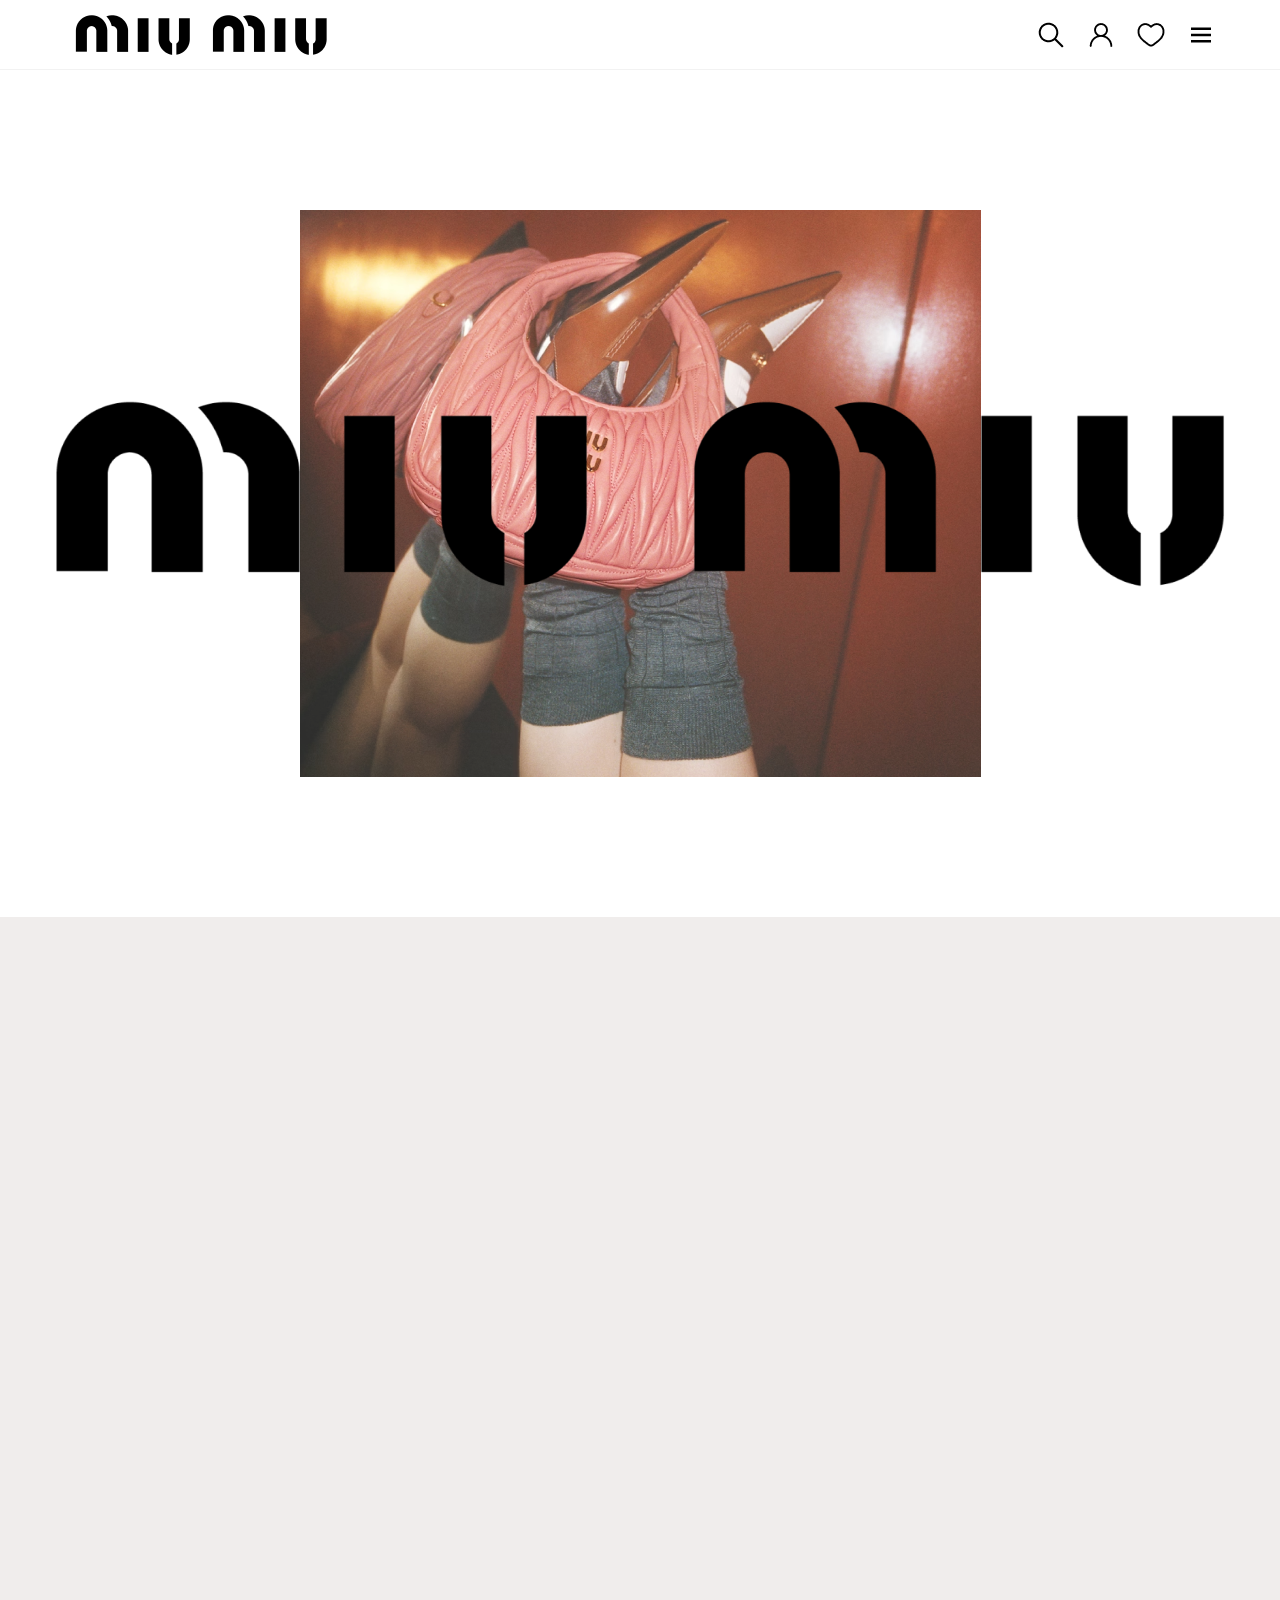
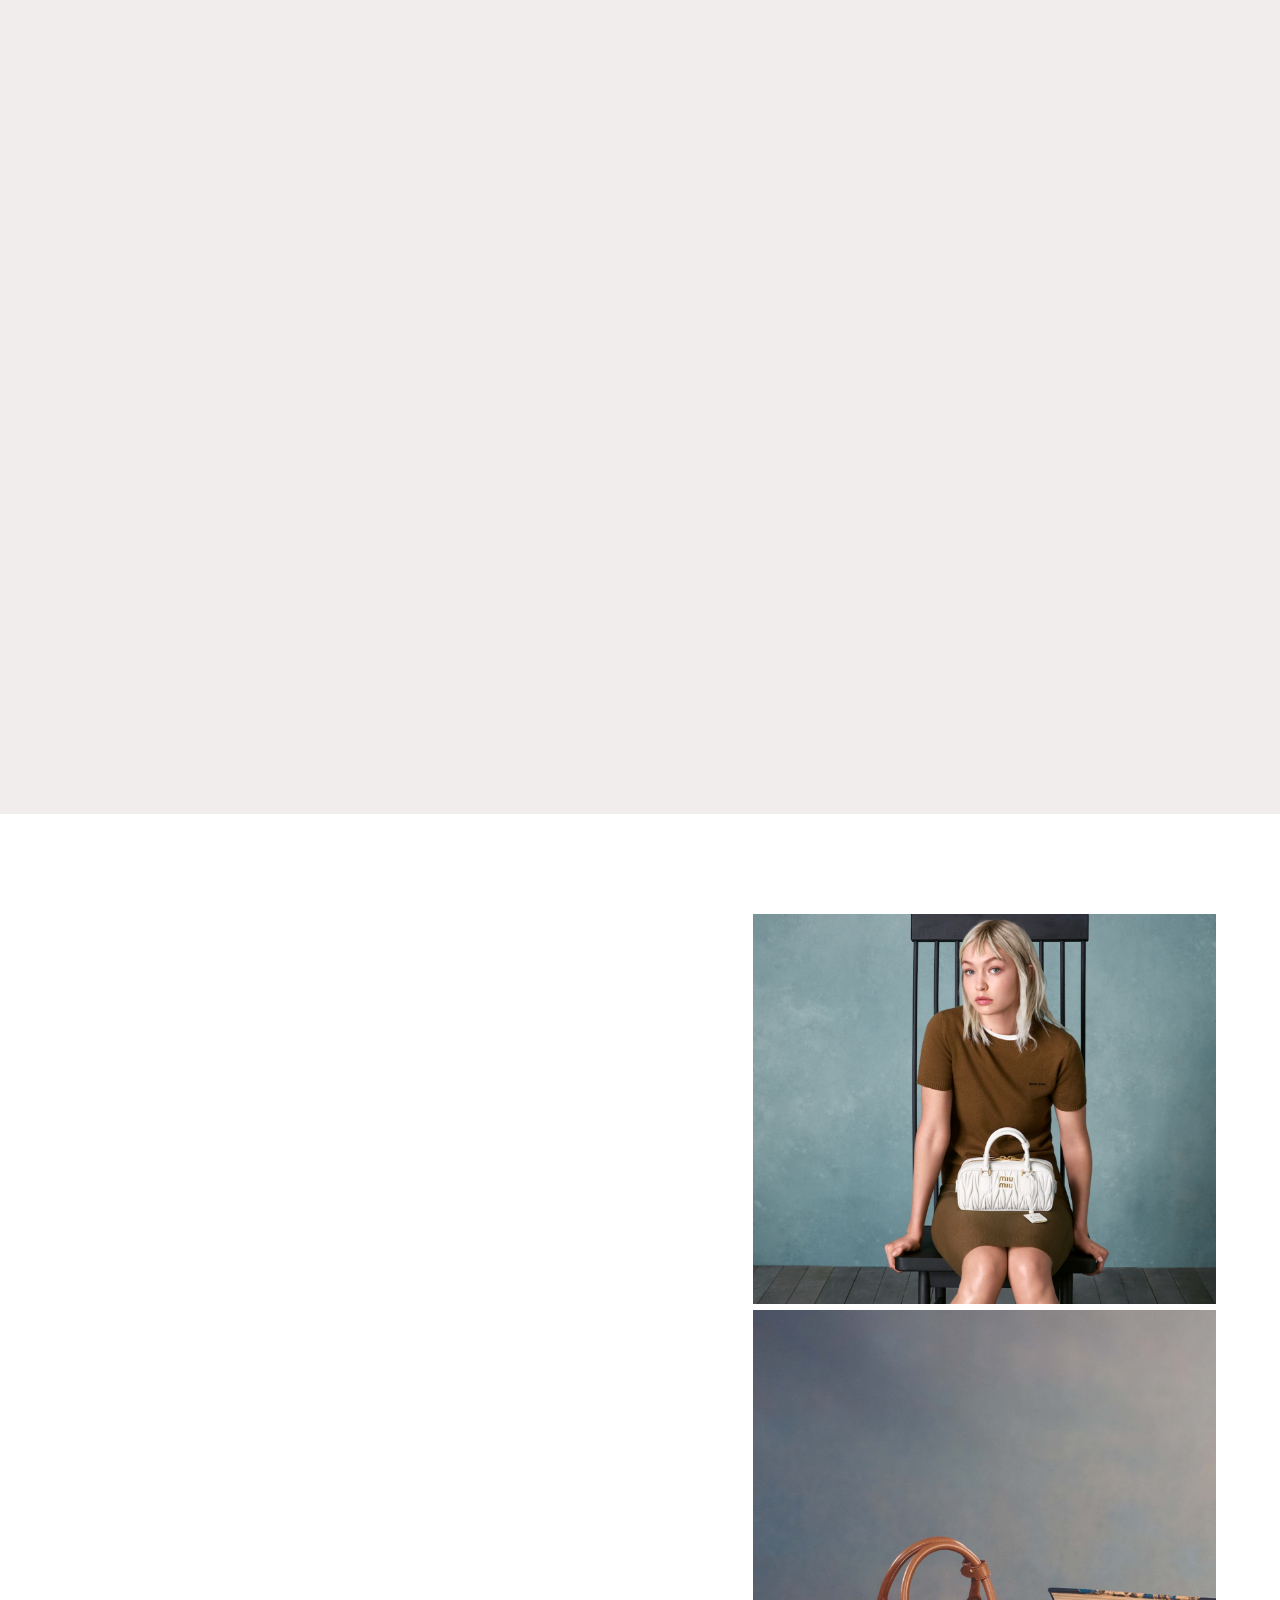
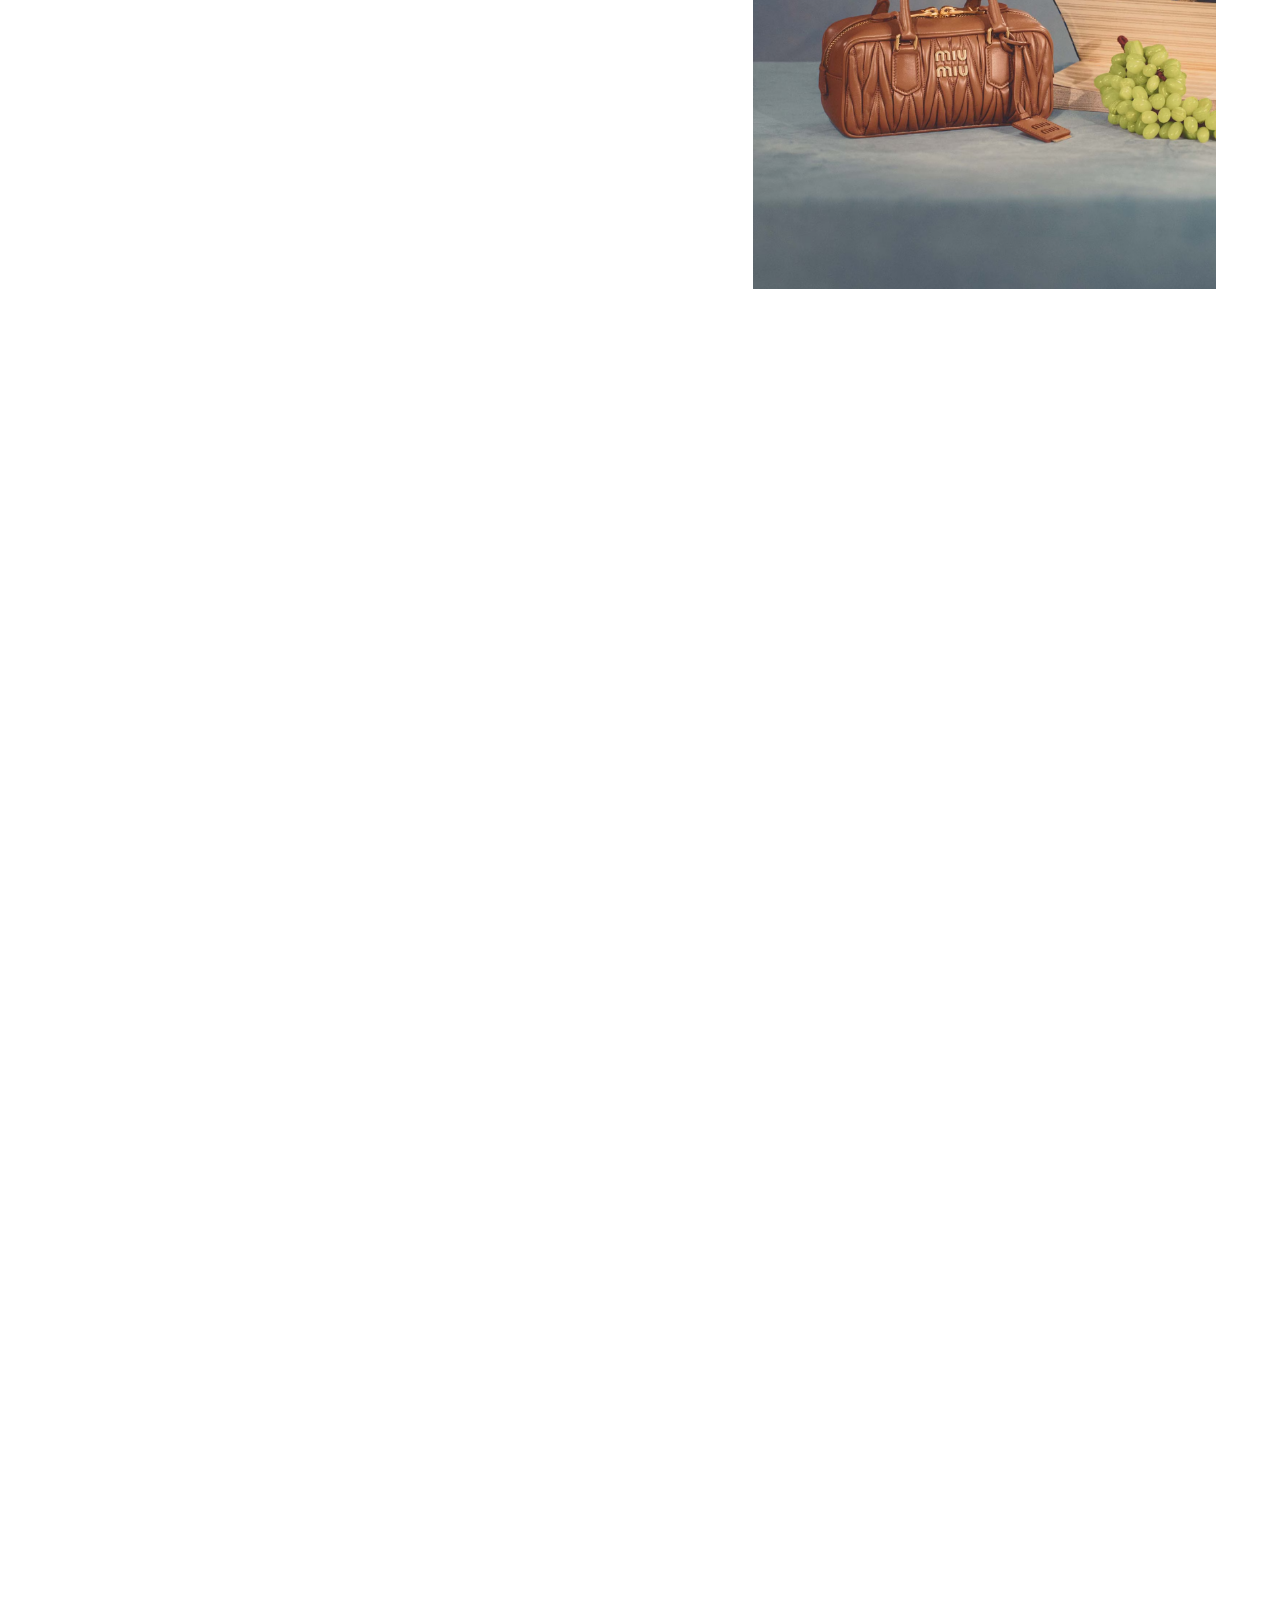
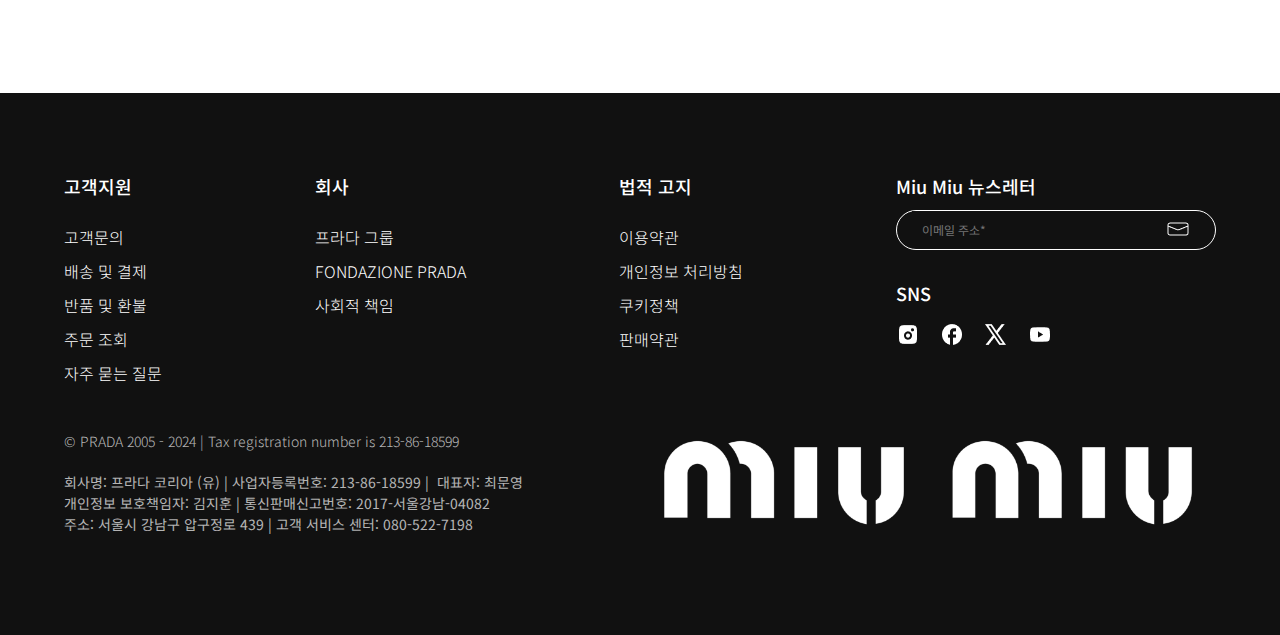
<file: sub/brand.html>
<!DOCTYPE html>
<html lang="ko">

<head>
    <meta charset="UTF-8">
    <meta name="viewport" content="width=device-width, initial-scale=1.0">
    <title>MIUMIU_brand story</title>

    <!-- 파비콘 -->
    <link rel="shortcut icon" href="../images/favicon.png" type="image/x-icon">

    <!-- 폰트 -->
    <link rel="preconnect" href="https://fonts.googleapis.com">
    <link rel="preconnect" href="https://fonts.gstatic.com" crossorigin>
    <link
        href="https://fonts.googleapis.com/css2?family=Noto+Sans+KR:wght@100..900&family=Playfair+Display:ital,wght@0,400..900;1,400..900&display=swap"
        rel="stylesheet">

    <!-- 부트스트랩 -->
    <link rel="stylesheet" href="https://cdn.jsdelivr.net/npm/bootstrap-icons@1.11.3/font/bootstrap-icons.min.css">

    <!-- aos -->
    <link rel="stylesheet" href="https://unpkg.com/aos@next/dist/aos.css">

    <!-- css -->
    <link rel="stylesheet" href="../css/reset.css">
    <link rel="stylesheet" href="https://cdn.jsdelivr.net/npm/swiper@11/swiper-bundle.min.css">
    <link rel="stylesheet" href="../css/common.css">
    <link rel="stylesheet" href="../css/brand.css">


    <!-- js -->
    <script src="../js/jquery-3.7.1.min.js"></script>
    <script src="https://cdn.jsdelivr.net/npm/swiper@11/swiper-bundle.min.js"></script>
    <script src="../js/common.js"></script>


</head>

<body>

    <header id="header">


        <div class="inner">

            <h1><a href="../index.html"><img src="../images/common/logo.png" alt="miumiu"></a></h1>

            <nav>
                <ul class="gnb">
                    <li><a href="collection1.html">Collection</a>
                        <div class="depth2_wrap bg1">
                            <ul class="depth2">
                                <li><a href="collection1.html">MIU MIU L'ÉTÉ</a></li>
                                <li><a href="collection1.html">L’ÉTÉ À LA PLAGE</a></li>
                                <li><a href="collection1.html">MIU MIU UPCYCLED</a></li>
                                <li><a href="collection1.html">NEW BALANCE X MIU MIU</a></li>
                                <li><a href="#">CHURCH'S X MIU MIU</a></li>
                            </ul>
                        </div>
                    </li>

                    <li><a href="new_arrivals1.html">Bag</a>
                        <div class="depth2_wrap bg2">
                            <ul class="depth2">
                                <li><a href="new_arrivals1.html">숄더백</a></li>
                                <li><a href="new_arrivals1.html">도트백</a></li>
                                <li><a href="new_arrivals1.html">탑 핸들</a></li>
                                <li><a href="new_arrivals1.html">버킷백</a></li>
                                <li><a href="new_arrivals1.html">호보백</a></li>
                                <li><a href="new_arrivals1.html">미니백</a></li>
                            </ul>
                        </div>
                    </li>

                    <li><a href="new_arrivals1.html">Shoes</a>
                        <div class="depth2_wrap bg3">
                            <ul class="depth2">
                                <li><a href="new_arrivals1.html">펌프스</a></li>
                                <li><a href="new_arrivals1.html">샌들</a></li>
                                <li><a href="new_arrivals1.html">발레리나</a></li>
                                <li><a href="new_arrivals1.html">스니커즈</a></li>
                                <li><a href="new_arrivals1.html">로퍼 및 레이스업</a></li>
                                <li><a href="new_arrivals1.html">부츠</a></li>
                            </ul>
                        </div>
                    </li>

                    <li><a href="new_arrivals1.html">Ready to Wear</a>
                        <div class="depth2_wrap bg4">
                            <ul class="depth2">
                                <li><a href="new_arrivals1.html">드레스</a></li>
                                <li><a href="new_arrivals1.html">재킷 및 코트</a></li>
                                <li><a href="new_arrivals1.html">티셔츠</a></li>
                                <li><a href="new_arrivals1.html">셔츠</a></li>
                                <li><a href="new_arrivals1.html">니트</a></li>
                                <li><a href="new_arrivals1.html">스커트</a></li>
                                <li><a href="new_arrivals1.html">팬츠</a></li>
                                <li><a href="new_arrivals1.html">언더웨어</a></li>
                            </ul>
                        </div>
                    </li>

                    <li><a href="new_arrivals1.html">Accessory</a>
                        <div class="depth2_wrap bg5">
                            <ul class="depth2">
                                <li><a href="new_arrivals1.html">지갑</a></li>
                                <li><a href="new_arrivals1.html">주얼리</a></li>
                                <li><a href="new_arrivals1.html">아이웨어</a></li>
                                <li><a href="new_arrivals1.html">벨트</a></li>
                                <li><a href="new_arrivals1.html">모자 및 장갑</a></li>
                                <li><a href="new_arrivals1.html">스카프 및 양말</a></li>
                                <li><a href="new_arrivals1.html">헤어 액세서리</a></li>
                            </ul>
                        </div>
                    </li>

                    <li><a href="brand.html">Brand Miu Miu</a>
                        <div class="depth2_wrap bg6">
                            <ul class="depth2">
                                <li><a href="brand.html">브랜드 스토리</a></li>
                                <li><a href="miumiu_service.html">미우미우 서비스</a></li>
                                <li><a href="miumiu_service.html">매장 찾기</a></li>
                                <li><a href="miumiu_service.html">주문 조회</a></li>
                                <li><a href="miumiu_service.html">FAQ</a></li>
                                <li><a href="brand.html">프라다 그룹</a></li>
                            </ul>
                        </div>
                    </li>
                </ul>
            </nav>

            <ul class="util">
                <li class="btn_search"><a href="#"><img src="../images/common/search_icon.png" alt=""></a></li>
                <li><a href="#"><img src="../images/common/person_icon.png" alt=""></a></li>
                <li><a href="#"><img src="../images/common/heart_icon.png" alt=""></a></li>
                <li class="bag"><a href="#"><img src="../images/common/bag_icon.png" alt=""></a></li>
                <li class="ham"><a href="#"><img src="../images/common/ham.png" alt=""></a></li>
        </div>

        <div class="mgnb_back"></div>
        <div class="mgnb_wrap">
            <div class="mgnb_logo"><img src="../images/common/logo.png" alt="miumiu"></div>
            <ul class="mgnb">
                <li><a href="#">Collection</a>
                    <ul class="mdepth2">
                        <li><a href="collection1.html">MIU MIU L'ÉTÉ</a></li>
                        <li><a href="collection1.html">L’ÉTÉ À LA PLAGE</a></li>
                        <li><a href="collection1.html">MIU MIU UPCYCLED</a></li>
                        <li><a href="collection1.html">NEW BALANCE X MIU MIU</a></li>
                        <li><a href="collection1.html">CHURCH'S X MIU MIU</a></li>
                    </ul>
                </li>

                <li><a href="#">Bag</a>
                    <ul class="mdepth2">
                        <li><a href="new_arrivals1.html">숄더백</a></li>
                        <li><a href="new_arrivals1.html">도트백</a></li>
                        <li><a href="new_arrivals1.html">탑 핸들</a></li>
                        <li><a href="new_arrivals1.html">버킷백</a></li>
                        <li><a href="new_arrivals1.html">호보백</a></li>
                        <li><a href="new_arrivals1.html">미니백</a></li>
                    </ul>
                </li>

                <li><a href="#">Shoes</a>
                    <ul class="mdepth2">
                        <li><a href="new_arrivals1.html">펌프스</a></li>
                        <li><a href="new_arrivals1.html">샌들</a></li>
                        <li><a href="new_arrivals1.html">발레리나</a></li>
                        <li><a href="new_arrivals1.html">스니커즈</a></li>
                        <li><a href="new_arrivals1.html">로퍼 및 레이스업</a></li>
                        <li><a href="new_arrivals1.html">부츠</a></li>
                    </ul>
                </li>

                <li><a href="#">Ready to Wear</a>
                    <ul class="mdepth2">
                        <li><a href="new_arrivals1.html">드레스</a></li>
                        <li><a href="new_arrivals1.html">재킷 및 코트</a></li>
                        <li><a href="new_arrivals1.html">티셔츠</a></li>
                        <li><a href="new_arrivals1.html">셔츠</a></li>
                        <li><a href="new_arrivals1.html">니트</a></li>
                        <li><a href="new_arrivals1.html">스커트</a></li>
                        <li><a href="new_arrivals1.html">팬츠</a></li>
                        <li><a href="new_arrivals1.html">언더웨어</a></li>
                    </ul>

                </li>

                <li><a href="#">Accessory</a>
                    <ul class="mdepth2">
                        <li><a href="new_arrivals1.html">지갑</a></li>
                        <li><a href="new_arrivals1.html">주얼리</a></li>
                        <li><a href="new_arrivals1.html">아이웨어</a></li>
                        <li><a href="new_arrivals1.html">벨트</a></li>
                        <li><a href="new_arrivals1.html">모자 및 장갑</a></li>
                        <li><a href="new_arrivals1.html">스카프 및 양말</a></li>
                        <li><a href="new_arrivals1.html">헤어 액세서리</a></li>
                    </ul>
                </li>

                <li><a href="#">Brand Miu Miu</a>
                    <ul class="mdepth2">
                        <li><a href="brand.html">브랜드 스토리</a></li>
                        <li><a href="miumiu_service.html">미우미우 서비스</a></li>
                        <li><a href="miumiu_service.html">매장 찾기</a></li>
                        <li><a href="miumiu_service.html">주문 조회</a></li>
                        <li><a href="miumiu_service.html">FAQ</a></li>
                        <li><a href="brand.html">프라다 그룹</a></li>
                    </ul>
                </li>
            </ul>

            <ul class="etc">
                <li><a href="#">로그인</a></li>
                <li><a href="#">고객문의</a></li>
                <li><a href="#">매장찾기</a></li>
            </ul>

            <div class="mgnb_close"><i class="bi bi-x-lg" aria-label="메뉴닫기"></i></div>
        </div>
        </div>


        <div class="depth2_bg"></div>

        <div class="search">
            <form>
                <fieldset>
                    <legend>검색영역</legend>
                    <div>
                        <input type="search" placeholder="검색어를 입력하세요.">
                        <input type="submit" value="검색">
                    </div>

                </fieldset>
            </form>
            <button class="search_close"><i class="bi bi-x-lg" aria-label="검색닫기"></i></button>
        </div>

    </header>

    <main id="main">

        <div class="brand" data-aos="zoom-in" data-aos-duration="2000" data-aos-delay="300">
            <div class="top_img"><img src="../images/sub/brand_1.png" alt=""></div>
            <div class="brand_logo"><img src="../images/sub/brand_logo.png" alt=""></div>
        </div>


        <div class="about">
            <div class="inner">
                <h3 data-aos="fade-right" data-aos-duration="2000">ABOUT MIU MIU</h3>
                <p data-aos="fade-right" data-aos-duration="2000">Miu Miu is the most unrestrained portrayal of Miuccia
                    Prada’s creativity. Intentionally far from
                    traditional aesthetic imagery, the brand conveys the essence of an emancipated and conscious woman.
                    Miu Miu’s strength fluctuates between naïf spirit and iridescent subversion and it illustrates the
                    most rebellious and seductive core of contemporary femininity. 
                </p>
                <div class="about_img"> <img src="../images/sub/brand_2.png" alt="" data-aos="fade-right"
                        data-aos-duration="2000"></div>

                <div class="about_list" data-aos="fade-up" data-aos-anchor-placement="top-bottom"
                    data-aos-duration="2000">

                    <div class="tales">
                        <dl>
                            <dt>Miu Miu Women's Tales</dt>
                            <dd>미우미우 우먼스 테일즈는 현대 국제 여성 감독들이 여성성에 대한 개인적인 생각을 표현함으로써, 미우미우의 정신을 해석하는 지적이고 이질적인 비전을 공유하는
                                단편 영화 시리즈입니다.</dd>
                        </dl>
                        <div class="btn_more"><a href="#">view more +</a></div>
                    </div><!-- tales -->

                    <div class="upcycle">
                        <dl>
                            <dt>Upcycled by Miu Miu</dt>
                            <dd>미우미우 업사이클링은 미우미우가 재작업하고 변형한 빈티지 드레스 특별 컬렉션으로, 전 세계 빈티지 의류 매장과 시장에 조달됩니다.</dd>
                        </dl>
                        <div class="btn_more"><a href="#">view more +</a></div>
                    </div><!-- tales -->

                </div><!-- about_list -->


            </div><!-- inner -->
        </div><!-- about -->


        <div class="identity">
            <div class="inner">

                <div class="bi_txt" data-aos="fade-right" data-aos-duration="2000">

                    <h3>BRAND IDENTITY</h3>
                    <div class="mbi_img"><img src="../images/sub/bi_1.png" alt=""></div>

                    <dl class="bi_list">
                        <dt><span>01</span><br>
                            OUTPOST FOR THE MOST REFINED FEMININITY
                        </dt>
                        <dd>미우미우는 1993년 미우치아 프라다의 독립적이고 파격적인 정신을 바탕으로 탄생했습니다. 가장 세련된 여성성을 위한 전초 기지, 여성의 자연스러운 모순과 도발적인
                            성격이 현대 사회에 전달하는 에너지를 가시적으로 표현합니다.</dd>
                    </dl>

                    <dl class="bi_list">
                        <dt><span>02</span><br>
                            WAY TO EXPERIMENTATION
                        </dt>
                        <dd>Miu Miu는 패션의 변화무쌍한 특성을 활용하는 새로운 디자인 표현 워크숍으로, 실험은 자발적인 창의성을 위한 표현의 놀이터입니다.</dd>
                    </dl>

                    <dl class="bi_list">
                        <dt><span>03</span><br>
                            SENSUAL AND INTELLECTUAL
                        </dt>
                        <dd>패션을 정신 상태로 바꾸고 변화를 세상을 구축하는 핵심 요소로 활용함으로써 Miu Miu는 감각적, 지적 재능을 자랑하는 독특한 결과를 달성합니다.</dd>
                    </dl>

                    <dl class="bi_list">
                        <dt><span>04</span><br>
                            A BOUNDLESS CREATIVITY
                        </dt>
                        <dd>매력적이고 제멋대로인 이 브랜드는 순진하고 정교하고 원초적인 우아함과 독보적이고 평온한 영혼을 결합합니다. 즉각적이고 끊임없이 진화하는 미우미우의 표현 언어는 무한한
                            창의성을 발휘할 수 있는 개인적이고 의식적인 여성성을 표현합니다.</dd>
                    </dl>

                </div><!-- bi_txt -->


                <div class="bi_img">
                    <img src="../images/sub/bi_1.png" alt="">
                    <img src="../images/sub/bi2.png" alt="">
                </div>

            </div><!-- inner -->
        </div><!-- identity -->


        <div class="suggestions">
            <div class="inner" data-aos="fade-up" data-aos-anchor-placement="top-bottom" data-aos-duration="2000">
                <h3>SUGGESTIONS</h3>

                <div class="sug_list">

                    <div class="sug">
                        <img src="../images/sub/sug1.png" alt="">
                        <dl>
                            <dt>FASHION SHOW</dt>
                            <dd>Fall Winter 2024</dd>
                        </dl>
                        <div class="btn_more"><a href="#">view more +</a></div>
                    </div>


                    <div class="sug">
                        <img src="../images/sub/sug2.png" alt="">
                        <dl>
                            <dt>SPECIAL PROJECTS</dt>
                            <dd>Miu Miu Musings</dd>
                        </dl>
                        <div class="btn_more"><a href="#">view more +</a></div>
                    </div>
                </div>


            </div><!-- inner -->
        </div><!-- sug -->

    </main>




    <footer id="footer">
        <div class="inner">


            <div class="footer_top">


                <dl>
                    <dt>고객지원</dt>
                    <dd><a href="#">고객문의</a></dd>
                    <dd><a href="#">배송 및 결제</a></dd>
                    <dd><a href="#">반품 및 환불</a></dd>
                    <dd><a href="#">주문 조회</a></dd>
                    <dd><a href="#">자주 묻는 질문</a></dd>
                </dl>

                <dl>
                    <dt>회사</dt>
                    <dd><a href="#">프라다 그룹</a></dd>
                    <dd><a href="#">FONDAZIONE PRADA</a></dd>
                    <dd><a href="#">사회적 책임</a></dd>
                </dl>


                <dl>
                    <dt>법적 고지</dt>
                    <dd><a href="#">이용약관</a></dd>
                    <dd><a href="#">개인정보 처리방침</a></dd>
                    <dd><a href="#">쿠키정책</a></dd>
                    <dd><a href="#">판매약관</a></dd>
                </dl>



                <div class="footer_article">
                    <dl>
                        <dt>Miu Miu 뉴스레터</dt>
                        <dd class="email">
                            <div class="email_wrap">
                                <input type="text" placeholder="이메일 주소*">
                                <input type="submit" value="전송">
                            </div>
                        </dd>
                    </dl>

                    <dl>
                        <dt>SNS</dt>
                        <dd>
                            <ul class="footer_sns">
                                <li><a href="#"><img src="../images/common/insta.png" alt="인스타그램"></a></li>
                                <li><a href="#"><img src="../images/common/facebook.png" alt="페이스북"></a></li>
                                <li><a href="#"><img src="../images/common/x.png" alt="엑스"></a></li>
                                <li><a href="#"><img src="../images/common/youtube.png" alt="유튜브"></a></li>
                            </ul>
                        </dd>
                    </dl>
                </div>
            </div>

            <div class="footer_bottom">
                <div class="footer_txt">
                    <div class="copy">© PRADA 2005 - 2024 | Tax registration number is 213-86-18599</div>
                    <address>회사명: 프라다 코리아 (유) | 사업자등록번호: 213-86-18599 |  대표자: 최문영<br>
                        개인정보 보호책임자: 김지훈 | 통신판매신고번호: 2017-서울강남-04082 <br>
                        주소: 서울시 강남구 압구정로 439 | 고객 서비스 센터: 080-522-7198</address>
                </div>

                <div class="footer_logo">
                    <img src="../images/common/footer_logo.png" alt="miumiu">
                </div>
            </div>

        </div>
    </footer>

    <script src="https://unpkg.com/aos@next/dist/aos.js"></script>
    <script>
        AOS.init();
    </script>
</body>

</html>
</file>
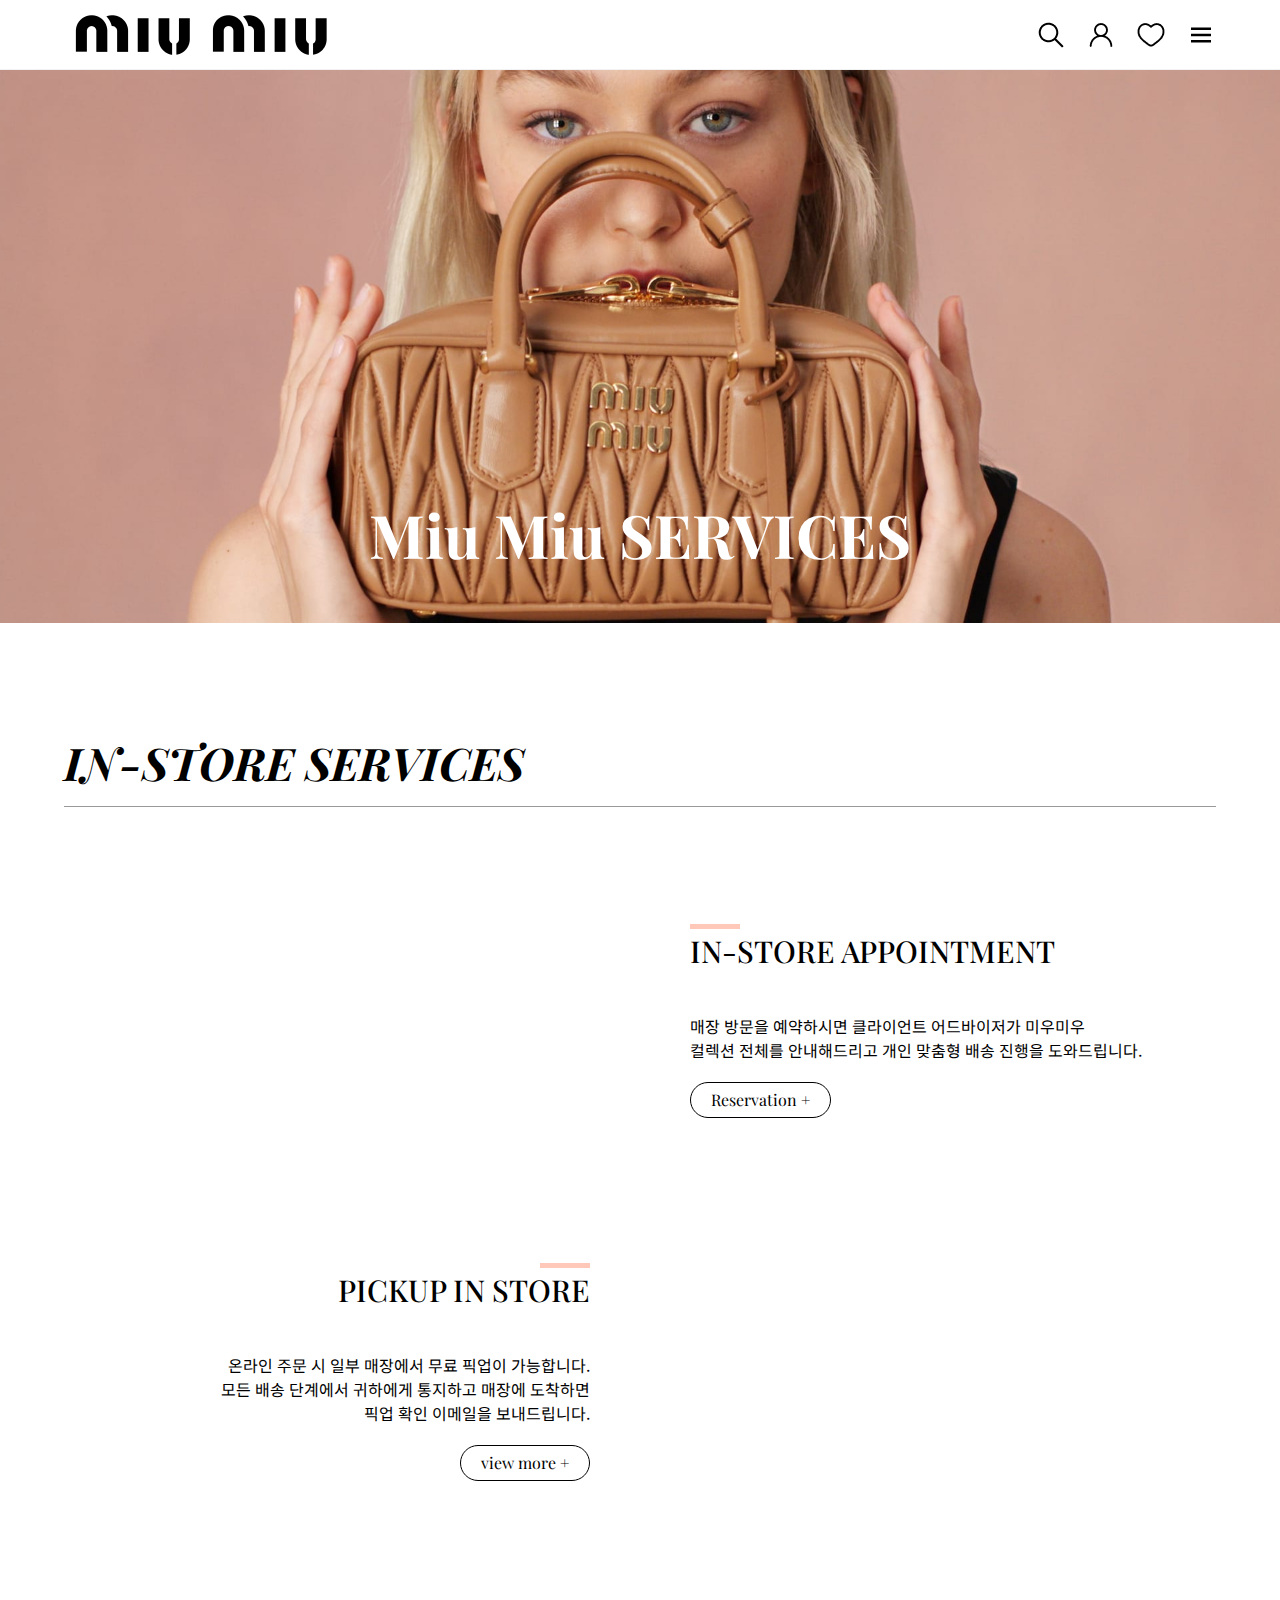
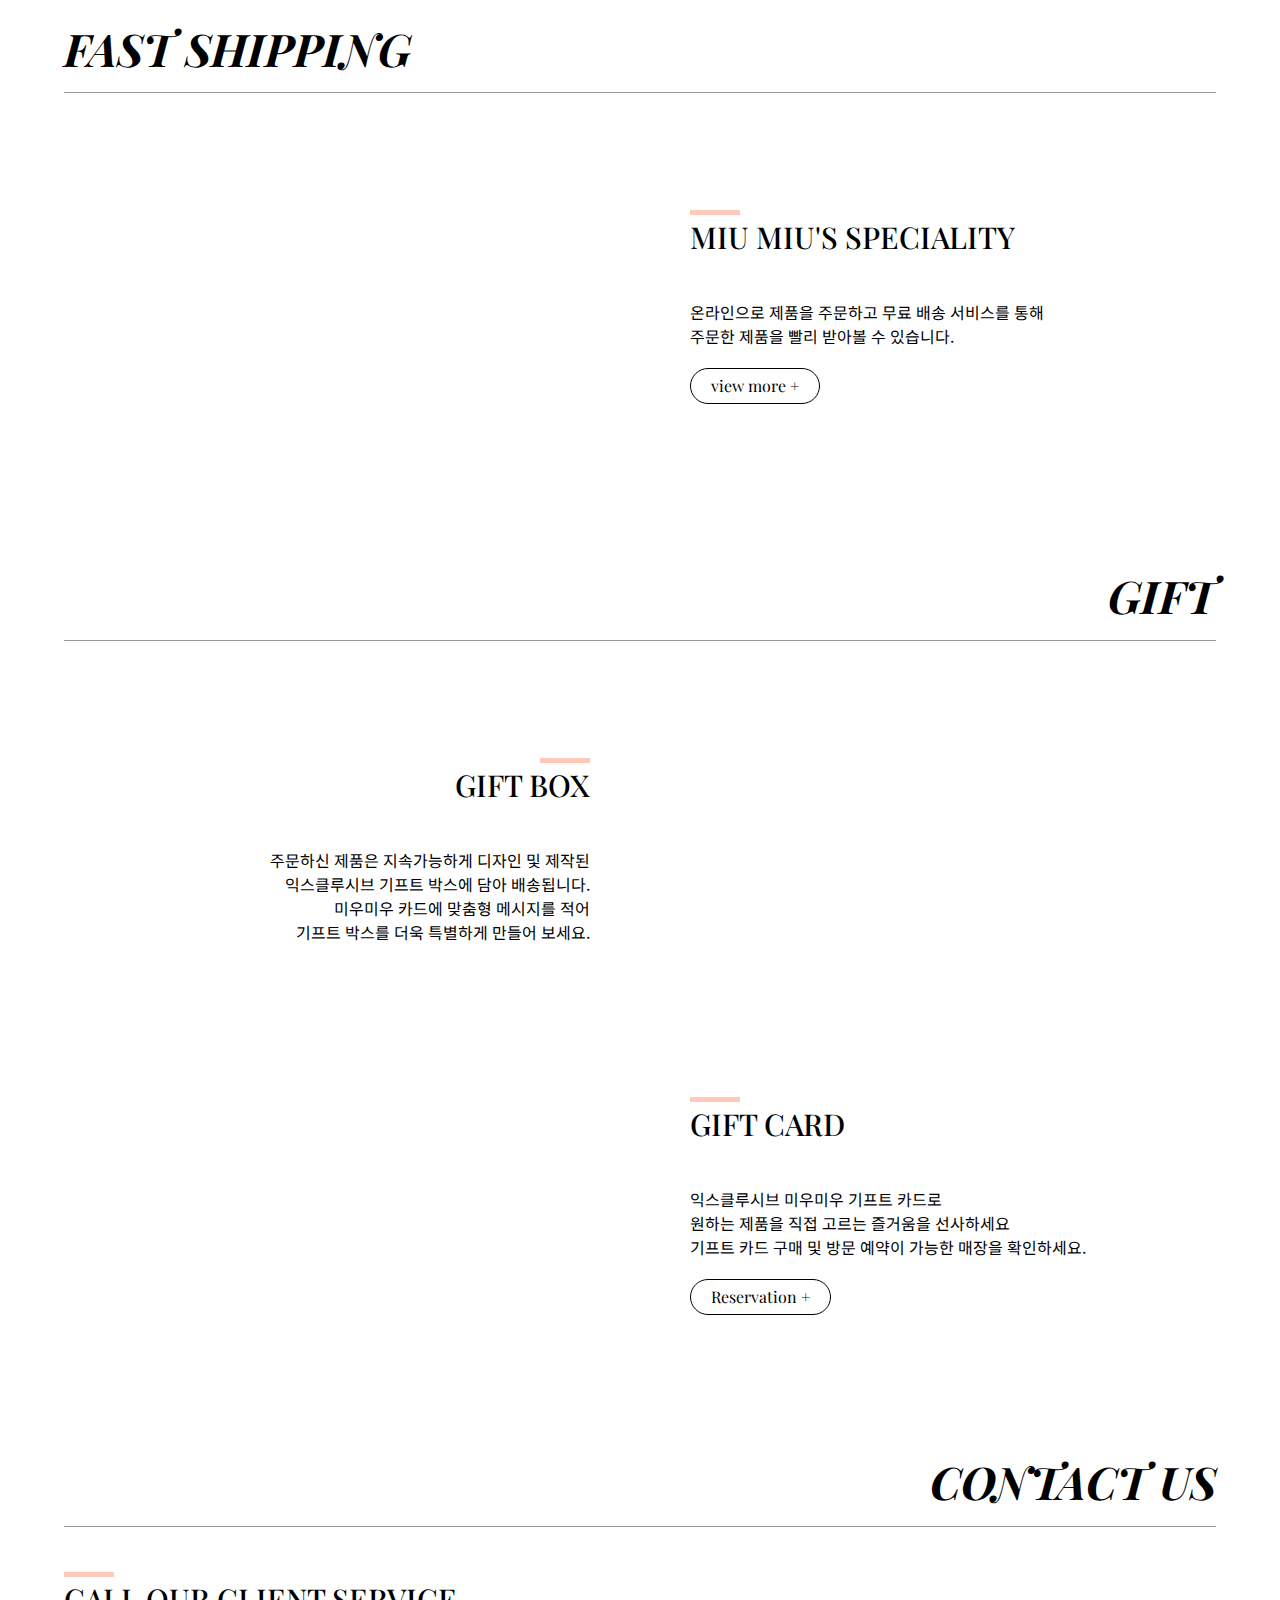
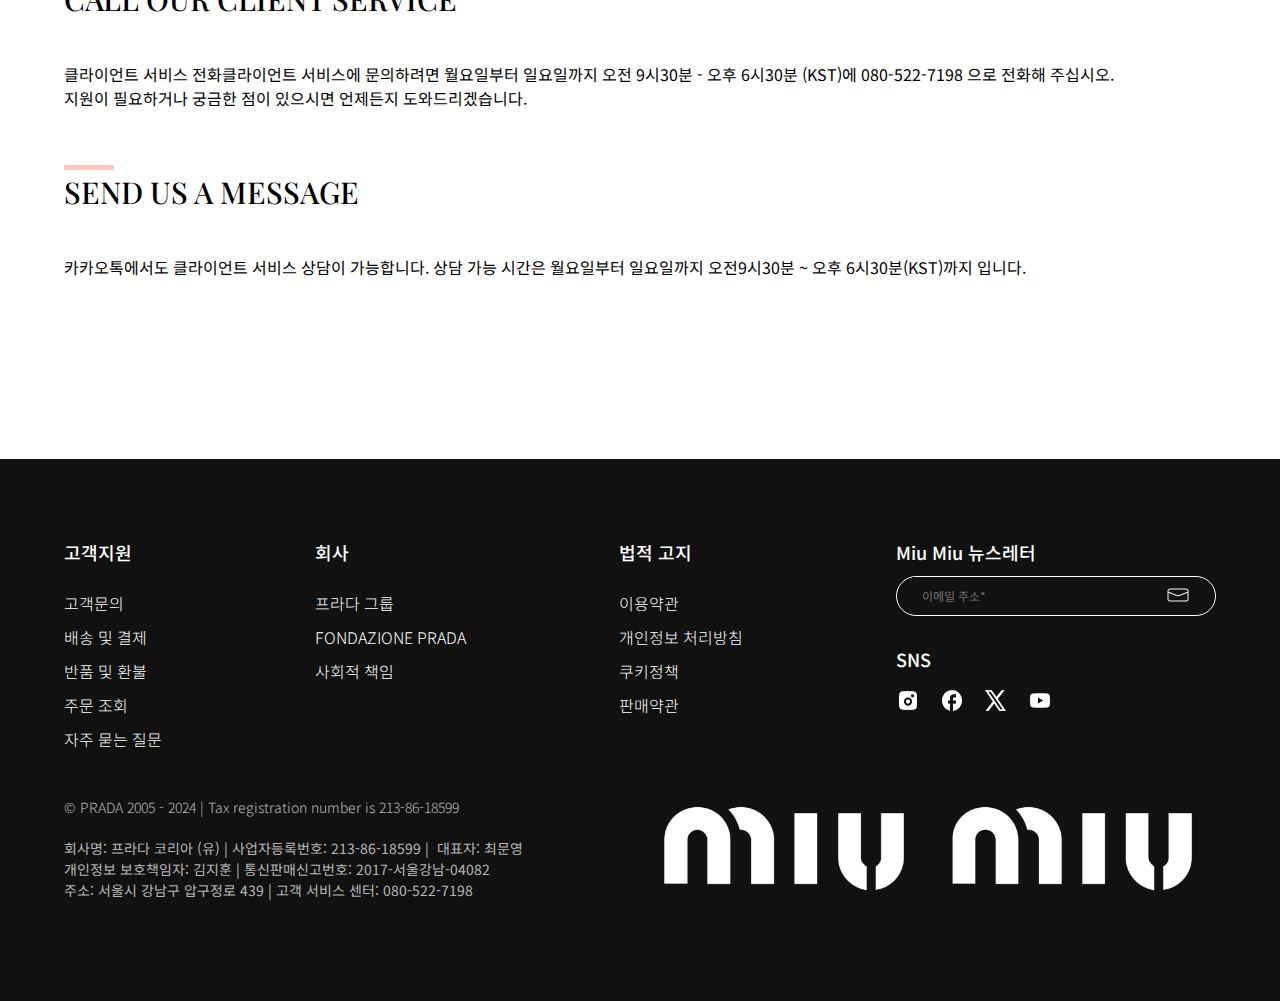
<file: sub/miumiu_service.html>
<!DOCTYPE html>
<html lang="ko">

<head>
    <meta charset="UTF-8">
    <meta name="viewport" content="width=device-width, initial-scale=1.0">
    <title>MIUMIU_service</title>

    <!-- 파비콘 -->
    <link rel="shortcut icon" href="../images/favicon.png" type="image/x-icon">

    <!-- 폰트 -->
    <link rel="preconnect" href="https://fonts.googleapis.com">
    <link rel="preconnect" href="https://fonts.gstatic.com" crossorigin>
    <link
        href="https://fonts.googleapis.com/css2?family=Noto+Sans+KR:wght@100..900&family=Playfair+Display:ital,wght@0,400..900;1,400..900&display=swap"
        rel="stylesheet">

    <!-- 부트스트랩 -->
    <link rel="stylesheet" href="https://cdn.jsdelivr.net/npm/bootstrap-icons@1.11.3/font/bootstrap-icons.min.css">

    <!-- aos -->
    <link rel="stylesheet" href="https://unpkg.com/aos@next/dist/aos.css">

    <!-- css -->
    <link rel="stylesheet" href="../css/reset.css">
    <link rel="stylesheet" href="https://cdn.jsdelivr.net/npm/swiper@11/swiper-bundle.min.css">
    <link rel="stylesheet" href="../css/common.css">
    <link rel="stylesheet" href="../css/miumiu_service.css">


    <!-- js -->
    <script src="../js/jquery-3.7.1.min.js"></script>
    <script src="https://cdn.jsdelivr.net/npm/swiper@11/swiper-bundle.min.js"></script>
    <script src="../js/common.js"></script>


</head>

<body>

    <header id="header">


        <div class="inner">

            <h1><a href="../index.html"><img src="../images/common/logo.png" alt="miumiu"></a></h1>

            <nav>
                <ul class="gnb">
                    <li><a href="collection1.html">Collection</a>
                        <div class="depth2_wrap bg1">
                            <ul class="depth2">
                                <li><a href="collection1.html">MIU MIU L'ÉTÉ</a></li>
                                <li><a href="collection1.html">L’ÉTÉ À LA PLAGE</a></li>
                                <li><a href="collection1.html">MIU MIU UPCYCLED</a></li>
                                <li><a href="collection1.html">NEW BALANCE X MIU MIU</a></li>
                                <li><a href="#">CHURCH'S X MIU MIU</a></li>
                            </ul>
                        </div>
                    </li>

                    <li><a href="new_arrivals1.html">Bag</a>
                        <div class="depth2_wrap bg2">
                            <ul class="depth2">
                                <li><a href="new_arrivals1.html">숄더백</a></li>
                                <li><a href="new_arrivals1.html">도트백</a></li>
                                <li><a href="new_arrivals1.html">탑 핸들</a></li>
                                <li><a href="new_arrivals1.html">버킷백</a></li>
                                <li><a href="new_arrivals1.html">호보백</a></li>
                                <li><a href="new_arrivals1.html">미니백</a></li>
                            </ul>
                        </div>
                    </li>

                    <li><a href="new_arrivals1.html">Shoes</a>
                        <div class="depth2_wrap bg3">
                            <ul class="depth2">
                                <li><a href="new_arrivals1.html">펌프스</a></li>
                                <li><a href="new_arrivals1.html">샌들</a></li>
                                <li><a href="new_arrivals1.html">발레리나</a></li>
                                <li><a href="new_arrivals1.html">스니커즈</a></li>
                                <li><a href="new_arrivals1.html">로퍼 및 레이스업</a></li>
                                <li><a href="new_arrivals1.html">부츠</a></li>
                            </ul>
                        </div>
                    </li>

                    <li><a href="new_arrivals1.html">Ready to Wear</a>
                        <div class="depth2_wrap bg4">
                            <ul class="depth2">
                                <li><a href="new_arrivals1.html">드레스</a></li>
                                <li><a href="new_arrivals1.html">재킷 및 코트</a></li>
                                <li><a href="new_arrivals1.html">티셔츠</a></li>
                                <li><a href="new_arrivals1.html">셔츠</a></li>
                                <li><a href="new_arrivals1.html">니트</a></li>
                                <li><a href="new_arrivals1.html">스커트</a></li>
                                <li><a href="new_arrivals1.html">팬츠</a></li>
                                <li><a href="new_arrivals1.html">언더웨어</a></li>
                            </ul>
                        </div>
                    </li>

                    <li><a href="new_arrivals1.html">Accessory</a>
                        <div class="depth2_wrap bg5">
                            <ul class="depth2">
                                <li><a href="new_arrivals1.html">지갑</a></li>
                                <li><a href="new_arrivals1.html">주얼리</a></li>
                                <li><a href="new_arrivals1.html">아이웨어</a></li>
                                <li><a href="new_arrivals1.html">벨트</a></li>
                                <li><a href="new_arrivals1.html">모자 및 장갑</a></li>
                                <li><a href="new_arrivals1.html">스카프 및 양말</a></li>
                                <li><a href="new_arrivals1.html">헤어 액세서리</a></li>
                            </ul>
                        </div>
                    </li>

                    <li><a href="brand.html">Brand Miu Miu</a>
                        <div class="depth2_wrap bg6">
                            <ul class="depth2">
                                <li><a href="brand.html">브랜드 스토리</a></li>
                                <li><a href="miumiu_service.html">미우미우 서비스</a></li>
                                <li><a href="miumiu_service.html">매장 찾기</a></li>
                                <li><a href="miumiu_service.html">주문 조회</a></li>
                                <li><a href="miumiu_service.html">FAQ</a></li>
                                <li><a href="brand.html">프라다 그룹</a></li>
                            </ul>
                        </div>
                    </li>
                </ul>
            </nav>

            <ul class="util">
                <li class="btn_search"><a href="#"><img src="../images/common/search_icon.png" alt=""></a></li>
                <li><a href="#"><img src="../images/common/person_icon.png" alt=""></a></li>
                <li><a href="#"><img src="../images/common/heart_icon.png" alt=""></a></li>
                <li class="bag"><a href="#"><img src="../images/common/bag_icon.png" alt=""></a></li>
                <li class="ham"><a href="#"><img src="../images/common/ham.png" alt=""></a></li>
        </div>

        <div class="mgnb_back"></div>
        <div class="mgnb_wrap">
            <div class="mgnb_logo"><img src="../images/common/logo.png" alt="miumiu"></div>
            <ul class="mgnb">
                <li><a href="#">Collection</a>
                    <ul class="mdepth2">
                        <li><a href="collection1.html">MIU MIU L'ÉTÉ</a></li>
                        <li><a href="collection1.html">L’ÉTÉ À LA PLAGE</a></li>
                        <li><a href="collection1.html">MIU MIU UPCYCLED</a></li>
                        <li><a href="collection1.html">NEW BALANCE X MIU MIU</a></li>
                        <li><a href="collection1.html">CHURCH'S X MIU MIU</a></li>
                    </ul>
                </li>

                <li><a href="#">Bag</a>
                    <ul class="mdepth2">
                        <li><a href="new_arrivals1.html">숄더백</a></li>
                        <li><a href="new_arrivals1.html">도트백</a></li>
                        <li><a href="new_arrivals1.html">탑 핸들</a></li>
                        <li><a href="new_arrivals1.html">버킷백</a></li>
                        <li><a href="new_arrivals1.html">호보백</a></li>
                        <li><a href="new_arrivals1.html">미니백</a></li>
                    </ul>
                </li>

                <li><a href="#">Shoes</a>
                    <ul class="mdepth2">
                        <li><a href="new_arrivals1.html">펌프스</a></li>
                        <li><a href="new_arrivals1.html">샌들</a></li>
                        <li><a href="new_arrivals1.html">발레리나</a></li>
                        <li><a href="new_arrivals1.html">스니커즈</a></li>
                        <li><a href="new_arrivals1.html">로퍼 및 레이스업</a></li>
                        <li><a href="new_arrivals1.html">부츠</a></li>
                    </ul>
                </li>

                <li><a href="#">Ready to Wear</a>
                    <ul class="mdepth2">
                        <li><a href="new_arrivals1.html">드레스</a></li>
                        <li><a href="new_arrivals1.html">재킷 및 코트</a></li>
                        <li><a href="new_arrivals1.html">티셔츠</a></li>
                        <li><a href="new_arrivals1.html">셔츠</a></li>
                        <li><a href="new_arrivals1.html">니트</a></li>
                        <li><a href="new_arrivals1.html">스커트</a></li>
                        <li><a href="new_arrivals1.html">팬츠</a></li>
                        <li><a href="new_arrivals1.html">언더웨어</a></li>
                    </ul>

                </li>

                <li><a href="#">Accessory</a>
                    <ul class="mdepth2">
                        <li><a href="new_arrivals1.html">지갑</a></li>
                        <li><a href="new_arrivals1.html">주얼리</a></li>
                        <li><a href="new_arrivals1.html">아이웨어</a></li>
                        <li><a href="new_arrivals1.html">벨트</a></li>
                        <li><a href="new_arrivals1.html">모자 및 장갑</a></li>
                        <li><a href="new_arrivals1.html">스카프 및 양말</a></li>
                        <li><a href="new_arrivals1.html">헤어 액세서리</a></li>
                    </ul>
                </li>

                <li><a href="#">Brand Miu Miu</a>
                    <ul class="mdepth2">
                        <li><a href="brand.html">브랜드 스토리</a></li>
                        <li><a href="miumiu_service.html">미우미우 서비스</a></li>
                        <li><a href="miumiu_service.html">매장 찾기</a></li>
                        <li><a href="miumiu_service.html">주문 조회</a></li>
                        <li><a href="miumiu_service.html">FAQ</a></li>
                        <li><a href="brand.html">프라다 그룹</a></li>
                    </ul>
                </li>
            </ul>

            <ul class="etc">
                <li><a href="#">로그인</a></li>
                <li><a href="#">고객문의</a></li>
                <li><a href="#">매장찾기</a></li>
            </ul>

            <div class="mgnb_close"><i class="bi bi-x-lg" aria-label="메뉴닫기"></i></div>
        </div>
        </div>


        <div class="depth2_bg"></div>

        <div class="search">
            <form>
                <fieldset>
                    <legend>검색영역</legend>
                    <div>
                        <input type="search" placeholder="검색어를 입력하세요.">
                        <input type="submit" value="검색">
                    </div>

                </fieldset>
            </form>
            <button class="search_close"><i class="bi bi-x-lg" aria-label="검색닫기"></i></button>
        </div>

    </header>



    <main id="main">
        <div class="service_bg" data-aos="zoom-out" data-aos-duration="1500" data-aos-delay="200">
            <img src="../images/sub/service_bg.png" alt="">
            <h2>Miu Miu SERVICES</h2>
        </div>


        <div class="inner">

            <div class="instore service">
                <h3>In-store services</h3>

                <div class="service_list">
                    <div class="service_img" data-aos="flip-left" data-aos-duration="1500" data-aos-delay="100">
                        <img src="../images/sub/instore1.png" alt="미우미우 매장사진">
                    </div>

                    <div class="service_txt left">
                        <dl>
                            <dt>In-store Appointment</dt>
                            <dd>매장 방문을 예약하시면 클라이언트 어드바이저가 미우미우<br>
                                컬렉션 전체를 안내해드리고 개인 맞춤형 배송 진행을 도와드립니다.</dd>
                        </dl>
                        <div class="btn_more"><a href="#">Reservation +</a></div>
                    </div>
                </div><!-- service_list -->

                <div class="service_list">
                    <div class="service_txt right">
                        <dl>
                            <dt>PICKUP IN STORE</dt>
                            <dd>온라인 주문 시 일부 매장에서 무료 픽업이 가능합니다.<br>
                                모든 배송 단계에서 귀하에게 통지하고 매장에 도착하면<br>
                                픽업 확인 이메일을 보내드립니다.</dd>
                        </dl>
                        <div class="btn_more"><a href="#">view more +</a></div>
                    </div>

                    <div class="service_img" data-aos="flip-right" data-aos-duration="2000" data-aos-delay="100">
                        <img src="../images/sub/instore2.png" alt="미우미우 매장사진">
                    </div>
                </div><!-- service_list -->

            </div><!-- instore -->


            <div class="fast service">
                <h3>fast shipping</h3>

                <div class="service_list">
                    <div class="service_img" data-aos="flip-left" data-aos-duration="1500" data-aos-delay="100">
                        <img src="../images/sub/fast_shipping.png" alt="">
                    </div>

                    <div class="service_txt left">
                        <dl>
                            <dt>Miu Miu's speciality</dt>
                            <dd>온라인으로 제품을 주문하고 무료 배송 서비스를 통해<br>
                                주문한 제품을 빨리 받아볼 수 있습니다.</dd>
                        </dl>
                        <div class="btn_more"><a href="#">view more +</a></div>
                    </div>
                </div><!-- service_list -->

            </div><!--fast -->

            <div class="gift service">
                <h3>gift</h3>

                <div class="service_list">
                    <div class="service_txt right">
                        <dl>
                            <dt>gift box</dt>
                            <dd>주문하신 제품은 지속가능하게 디자인 및 제작된<br>
                                익스클루시브 기프트 박스에 담아 배송됩니다.<br>
                                미우미우 카드에 맞춤형 메시지를 적어<br>
                                기프트 박스를 더욱 특별하게 만들어 보세요.</dd>
                        </dl>
                    </div>

                    <div class="service_img" data-aos="flip-right" data-aos-duration="2000" data-aos-delay="100">
                        <img src="../images/sub/gift1.png" alt="">
                    </div>
                </div><!-- service_list -->

                <div class="service_list">
                    <div class="service_img" data-aos="flip-left" data-aos-duration="2000" data-aos-delay="100">
                        <img src="../images/sub/gift2.png" alt="">
                    </div>

                    <div class="service_txt left">
                        <dl>
                            <dt>gift card</dt>
                            <dd>익스클루시브 미우미우 기프트 카드로<br>
                                원하는 제품을 직접 고르는 즐거움을 선사하세요<br>
                                기프트 카드 구매 및 방문 예약이 가능한 매장을 확인하세요.</dd>
                        </dl>
                        <div class="btn_more"><a href="#">Reservation +</a></div>
                    </div>
                </div><!-- service_list -->

            </div><!-- gift -->

            <div class="contact service">
                <h3>Contact us</h3>

                <dl>
                    <dt>Call our Client Service</dt>
                    <dd>클라이언트 서비스 전화클라이언트 서비스에 문의하려면 월요일부터 일요일까지 오전 9시30분 - 오후 6시30분 (KST)에 080-522-7198 으로 전화해
                        주십시오.<br>
                        지원이 필요하거나 궁금한 점이 있으시면 언제든지 도와드리겠습니다.</dd>
                </dl>

                <dl>
                    <dt>Send us a message</dt>
                    <dd>카카오톡에서도 클라이언트 서비스 상담이 가능합니다. 상담 가능 시간은 월요일부터 일요일까지 오전9시30분 ~ 오후 6시30분(KST)까지 입니다.</dd>
                </dl>



            </div><!-- contact -->




        </div><!-- inner -->
    </main>



    <footer id="footer">
        <div class="inner">


            <div class="footer_top">


                <dl>
                    <dt>고객지원</dt>
                    <dd><a href="#">고객문의</a></dd>
                    <dd><a href="#">배송 및 결제</a></dd>
                    <dd><a href="#">반품 및 환불</a></dd>
                    <dd><a href="#">주문 조회</a></dd>
                    <dd><a href="#">자주 묻는 질문</a></dd>
                </dl>

                <dl>
                    <dt>회사</dt>
                    <dd><a href="#">프라다 그룹</a></dd>
                    <dd><a href="#">FONDAZIONE PRADA</a></dd>
                    <dd><a href="#">사회적 책임</a></dd>
                </dl>


                <dl>
                    <dt>법적 고지</dt>
                    <dd><a href="#">이용약관</a></dd>
                    <dd><a href="#">개인정보 처리방침</a></dd>
                    <dd><a href="#">쿠키정책</a></dd>
                    <dd><a href="#">판매약관</a></dd>
                </dl>



                <div class="footer_article">
                    <dl>
                        <dt>Miu Miu 뉴스레터</dt>
                        <dd class="email">
                            <div class="email_wrap">
                                <input type="text" placeholder="이메일 주소*">
                                <input type="submit" value="전송">
                            </div>
                        </dd>
                    </dl>

                    <dl>
                        <dt>SNS</dt>
                        <dd>
                            <ul class="footer_sns">
                                <li><a href="#"><img src="../images/common/insta.png" alt="인스타그램"></a></li>
                                <li><a href="#"><img src="../images/common/facebook.png" alt="페이스북"></a></li>
                                <li><a href="#"><img src="../images/common/x.png" alt="엑스"></a></li>
                                <li><a href="#"><img src="../images/common/youtube.png" alt="유튜브"></a></li>
                            </ul>
                        </dd>
                    </dl>
                </div>
            </div>

            <div class="footer_bottom">
                <div class="footer_txt">
                    <div class="copy">© PRADA 2005 - 2024 | Tax registration number is 213-86-18599</div>
                    <address>회사명: 프라다 코리아 (유) | 사업자등록번호: 213-86-18599 |  대표자: 최문영<br>
                        개인정보 보호책임자: 김지훈 | 통신판매신고번호: 2017-서울강남-04082 <br>
                        주소: 서울시 강남구 압구정로 439 | 고객 서비스 센터: 080-522-7198</address>
                </div>

                <div class="footer_logo">
                    <img src="../images/common/footer_logo.png" alt="miumiu">
                </div>
            </div>

        </div>
    </footer>

    <script src="https://unpkg.com/aos@next/dist/aos.js"></script>
    <script>
        AOS.init();
    </script>
</body>

</html>
</file>
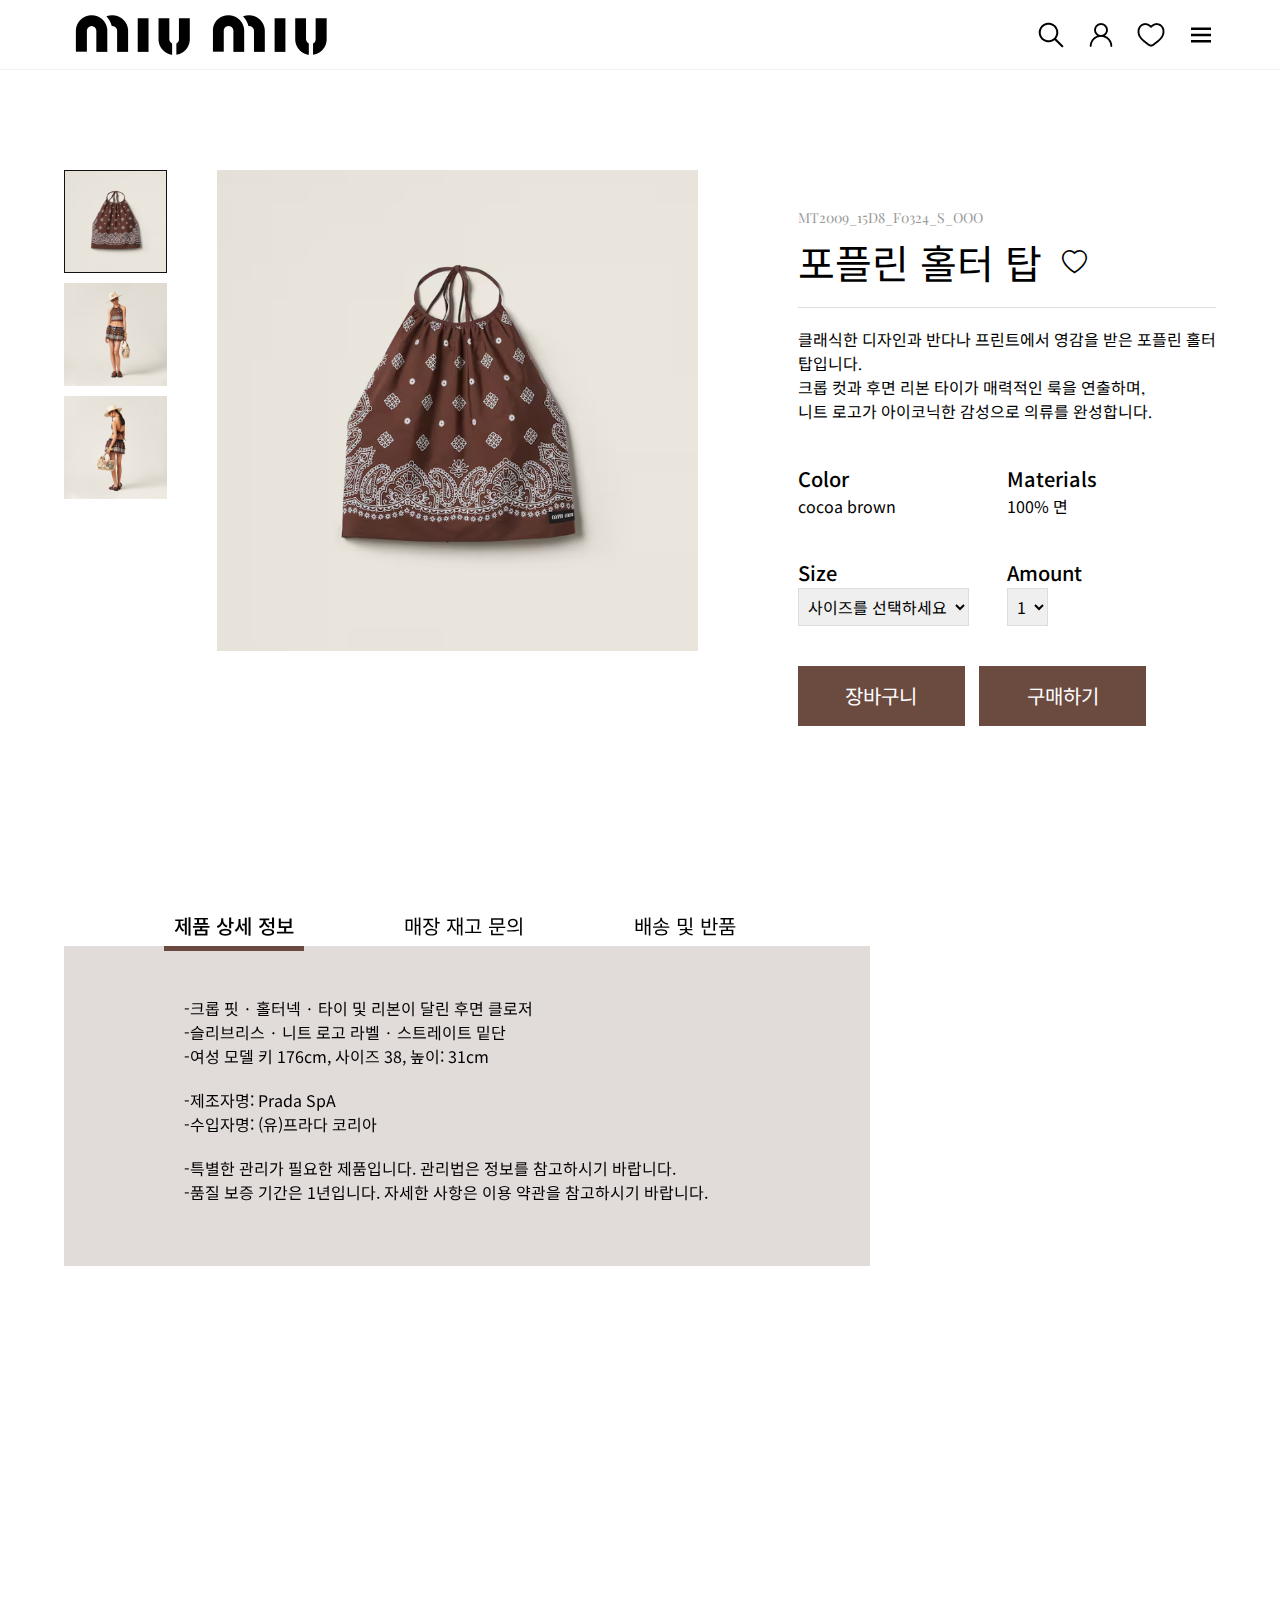
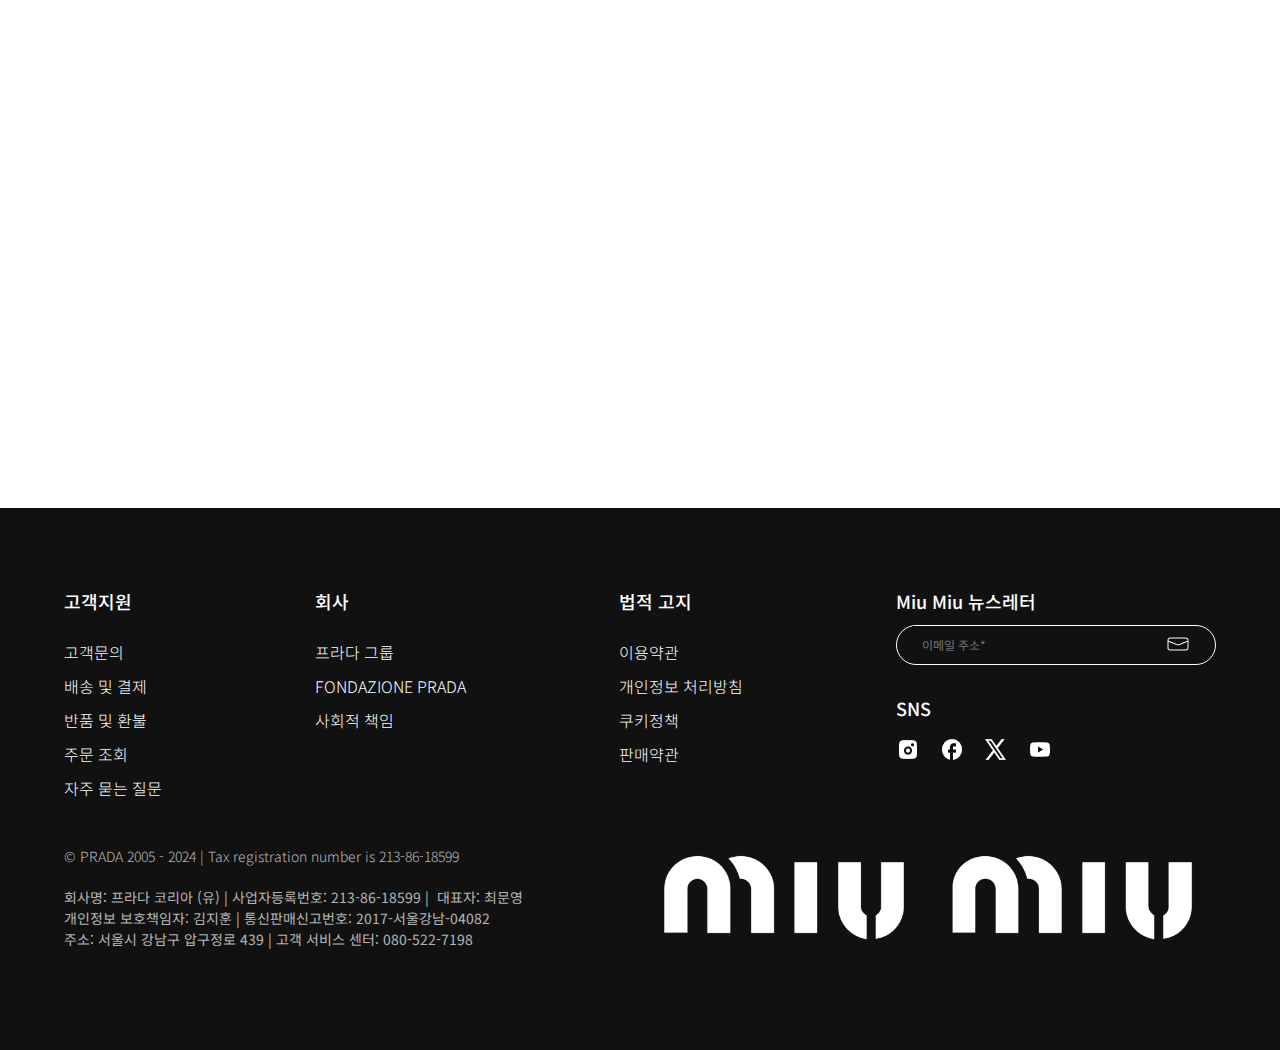
<file: sub/new_arrivals1.html>
<!DOCTYPE html>
<html lang="ko">

<head>
    <meta charset="UTF-8">
    <meta name="viewport" content="width=device-width, initial-scale=1.0">
    <title>MIUMIU_포플린 홀더 탑</title>

    <!-- 파비콘 -->
    <link rel="shortcut icon" href="../images/favicon.png" type="image/x-icon">

    <!-- 폰트 -->
    <link rel="preconnect" href="https://fonts.googleapis.com">
    <link rel="preconnect" href="https://fonts.gstatic.com" crossorigin>
    <link
        href="https://fonts.googleapis.com/css2?family=Noto+Sans+KR:wght@100..900&family=Playfair+Display:ital,wght@0,400..900;1,400..900&display=swap"
        rel="stylesheet">

    <!-- 부트스트랩 -->
    <link rel="stylesheet" href="https://cdn.jsdelivr.net/npm/bootstrap-icons@1.11.3/font/bootstrap-icons.min.css">

    <!-- aos -->
    <link rel="stylesheet" href="https://unpkg.com/aos@next/dist/aos.css">

    <!-- css -->
    <link rel="stylesheet" href="../css/reset.css">
    <link rel="stylesheet" href="https://cdn.jsdelivr.net/npm/swiper@11/swiper-bundle.min.css">
    <link rel="stylesheet" href="../css/common.css">
    <link rel="stylesheet" href="../css/new_arrivals1.css">


    <!-- js -->
    <script src="../js/jquery-3.7.1.min.js"></script>
    <script src="https://cdn.jsdelivr.net/npm/swiper@11/swiper-bundle.min.js"></script>
    <script src="../js/common.js"></script>
    <script src="../js/new_arrival.js"></script>

</head>

<body>

    <header id="header">


        <div class="inner">

            <h1><a href="../index.html"><img src="../images/common/logo.png" alt="miumiu"></a></h1>

            <nav>
                <ul class="gnb">
                    <li><a href="collection1.html">Collection</a>
                        <div class="depth2_wrap bg1">
                            <ul class="depth2">
                                <li><a href="collection1.html">MIU MIU L'ÉTÉ</a></li>
                                <li><a href="collection1.html">L’ÉTÉ À LA PLAGE</a></li>
                                <li><a href="collection1.html">MIU MIU UPCYCLED</a></li>
                                <li><a href="collection1.html">NEW BALANCE X MIU MIU</a></li>
                                <li><a href="#">CHURCH'S X MIU MIU</a></li>
                            </ul>
                        </div>
                    </li>

                    <li><a href="new_arrivals1.html">Bag</a>
                        <div class="depth2_wrap bg2">
                            <ul class="depth2">
                                <li><a href="new_arrivals1.html">숄더백</a></li>
                                <li><a href="new_arrivals1.html">도트백</a></li>
                                <li><a href="new_arrivals1.html">탑 핸들</a></li>
                                <li><a href="new_arrivals1.html">버킷백</a></li>
                                <li><a href="new_arrivals1.html">호보백</a></li>
                                <li><a href="new_arrivals1.html">미니백</a></li>
                            </ul>
                        </div>
                    </li>

                    <li><a href="new_arrivals1.html">Shoes</a>
                        <div class="depth2_wrap bg3">
                            <ul class="depth2">
                                <li><a href="new_arrivals1.html">펌프스</a></li>
                                <li><a href="new_arrivals1.html">샌들</a></li>
                                <li><a href="new_arrivals1.html">발레리나</a></li>
                                <li><a href="new_arrivals1.html">스니커즈</a></li>
                                <li><a href="new_arrivals1.html">로퍼 및 레이스업</a></li>
                                <li><a href="new_arrivals1.html">부츠</a></li>
                            </ul>
                        </div>
                    </li>

                    <li><a href="new_arrivals1.html">Ready to Wear</a>
                        <div class="depth2_wrap bg4">
                            <ul class="depth2">
                                <li><a href="new_arrivals1.html">드레스</a></li>
                                <li><a href="new_arrivals1.html">재킷 및 코트</a></li>
                                <li><a href="new_arrivals1.html">티셔츠</a></li>
                                <li><a href="new_arrivals1.html">셔츠</a></li>
                                <li><a href="new_arrivals1.html">니트</a></li>
                                <li><a href="new_arrivals1.html">스커트</a></li>
                                <li><a href="new_arrivals1.html">팬츠</a></li>
                                <li><a href="new_arrivals1.html">언더웨어</a></li>
                            </ul>
                        </div>
                    </li>

                    <li><a href="new_arrivals1.html">Accessory</a>
                        <div class="depth2_wrap bg5">
                            <ul class="depth2">
                                <li><a href="new_arrivals1.html">지갑</a></li>
                                <li><a href="new_arrivals1.html">주얼리</a></li>
                                <li><a href="new_arrivals1.html">아이웨어</a></li>
                                <li><a href="new_arrivals1.html">벨트</a></li>
                                <li><a href="new_arrivals1.html">모자 및 장갑</a></li>
                                <li><a href="new_arrivals1.html">스카프 및 양말</a></li>
                                <li><a href="new_arrivals1.html">헤어 액세서리</a></li>
                            </ul>
                        </div>
                    </li>

                    <li><a href="brand.html">Brand Miu Miu</a>
                        <div class="depth2_wrap bg6">
                            <ul class="depth2">
                                <li><a href="brand.html">브랜드 스토리</a></li>
                                <li><a href="miumiu_service.html">미우미우 서비스</a></li>
                                <li><a href="miumiu_service.html">매장 찾기</a></li>
                                <li><a href="miumiu_service.html">주문 조회</a></li>
                                <li><a href="miumiu_service.html">FAQ</a></li>
                                <li><a href="brand.html">프라다 그룹</a></li>
                            </ul>
                        </div>
                    </li>
                </ul>
            </nav>

            <ul class="util">
                <li class="btn_search"><a href="#"><img src="../images/common/search_icon.png" alt=""></a></li>
                <li><a href="#"><img src="../images/common/person_icon.png" alt=""></a></li>
                <li><a href="#"><img src="../images/common/heart_icon.png" alt=""></a></li>
                <li class="bag"><a href="#"><img src="../images/common/bag_icon.png" alt=""></a></li>
                <li class="ham"><a href="#"><img src="../images/common/ham.png" alt=""></a></li>
        </div>

        <div class="mgnb_back"></div>
        <div class="mgnb_wrap">
            <div class="mgnb_logo"><img src="../images/common/logo.png" alt="miumiu"></div>
            <ul class="mgnb">
                <li><a href="#">Collection</a>
                    <ul class="mdepth2">
                        <li><a href="collection1.html">MIU MIU L'ÉTÉ</a></li>
                        <li><a href="collection1.html">L’ÉTÉ À LA PLAGE</a></li>
                        <li><a href="collection1.html">MIU MIU UPCYCLED</a></li>
                        <li><a href="collection1.html">NEW BALANCE X MIU MIU</a></li>
                        <li><a href="collection1.html">CHURCH'S X MIU MIU</a></li>
                    </ul>
                </li>

                <li><a href="#">Bag</a>
                    <ul class="mdepth2">
                        <li><a href="new_arrivals1.html">숄더백</a></li>
                        <li><a href="new_arrivals1.html">도트백</a></li>
                        <li><a href="new_arrivals1.html">탑 핸들</a></li>
                        <li><a href="new_arrivals1.html">버킷백</a></li>
                        <li><a href="new_arrivals1.html">호보백</a></li>
                        <li><a href="new_arrivals1.html">미니백</a></li>
                    </ul>
                </li>

                <li><a href="#">Shoes</a>
                    <ul class="mdepth2">
                        <li><a href="new_arrivals1.html">펌프스</a></li>
                        <li><a href="new_arrivals1.html">샌들</a></li>
                        <li><a href="new_arrivals1.html">발레리나</a></li>
                        <li><a href="new_arrivals1.html">스니커즈</a></li>
                        <li><a href="new_arrivals1.html">로퍼 및 레이스업</a></li>
                        <li><a href="new_arrivals1.html">부츠</a></li>
                    </ul>
                </li>

                <li><a href="#">Ready to Wear</a>
                    <ul class="mdepth2">
                        <li><a href="new_arrivals1.html">드레스</a></li>
                        <li><a href="new_arrivals1.html">재킷 및 코트</a></li>
                        <li><a href="new_arrivals1.html">티셔츠</a></li>
                        <li><a href="new_arrivals1.html">셔츠</a></li>
                        <li><a href="new_arrivals1.html">니트</a></li>
                        <li><a href="new_arrivals1.html">스커트</a></li>
                        <li><a href="new_arrivals1.html">팬츠</a></li>
                        <li><a href="new_arrivals1.html">언더웨어</a></li>
                    </ul>

                </li>

                <li><a href="#">Accessory</a>
                    <ul class="mdepth2">
                        <li><a href="new_arrivals1.html">지갑</a></li>
                        <li><a href="new_arrivals1.html">주얼리</a></li>
                        <li><a href="new_arrivals1.html">아이웨어</a></li>
                        <li><a href="new_arrivals1.html">벨트</a></li>
                        <li><a href="new_arrivals1.html">모자 및 장갑</a></li>
                        <li><a href="new_arrivals1.html">스카프 및 양말</a></li>
                        <li><a href="new_arrivals1.html">헤어 액세서리</a></li>
                    </ul>
                </li>

                <li><a href="#">Brand Miu Miu</a>
                    <ul class="mdepth2">
                        <li><a href="brand.html">브랜드 스토리</a></li>
                        <li><a href="miumiu_service.html">미우미우 서비스</a></li>
                        <li><a href="miumiu_service.html">매장 찾기</a></li>
                        <li><a href="miumiu_service.html">주문 조회</a></li>
                        <li><a href="miumiu_service.html">FAQ</a></li>
                        <li><a href="brand.html">프라다 그룹</a></li>
                    </ul>
                </li>
            </ul>

            <ul class="etc">
                <li><a href="#">로그인</a></li>
                <li><a href="#">고객문의</a></li>
                <li><a href="#">매장찾기</a></li>
            </ul>

            <div class="mgnb_close"><i class="bi bi-x-lg" aria-label="메뉴닫기"></i></div>
        </div>
        </div>


        <div class="depth2_bg"></div>

        <div class="search">
            <form>
                <fieldset>
                    <legend>검색영역</legend>
                    <div>
                        <input type="search" placeholder="검색어를 입력하세요.">
                        <input type="submit" value="검색">
                    </div>

                </fieldset>
            </form>
            <button class="search_close"><i class="bi bi-x-lg" aria-label="검색닫기"></i></button>
        </div>

    </header>

    <main id="main">
        <div class="inner">

            <div class="buy">

                <div class="prd_tab">

                    <ul class="prd_small">
                        <li><img src="../images/sub/tab_new1_1.png" alt=""></li>
                        <li><img src="../images/sub/tab_new1_2.png" alt=""></li>
                        <li><img src="../images/sub/tab_new1_3.png" alt=""></li>
                    </ul>

                    <ul class="prd_big">
                        <li><img src="../images/sub/new1_1.png" alt=""></li>
                        <li><img src="../images/sub/new1_2.png" alt=""></li>
                        <li><img src="../images/sub/new1_3.png" alt=""></li>
                    </ul>

                </div>


                <div class="prd_buy">
                    <h2>MT2009_15D8_F0324_S_OOO</h2>
                    <div class="prd_name">
                        <h3>포플린 홀터 탑</h3>
                        <i class="bi bi-heart"></i>
                    </div>
                    <div class="line"></div>
                    <p>클래식한 디자인과 반다나 프린트에서 영감을 받은 포플린 홀터 탑입니다.<br>
                        크롭 컷과 후면 리본 타이가 매력적인 룩을 연출하며, <br>
                        니트 로고가 아이코닉한 감성으로 의류를 완성합니다.</p>

                    <div class="prd_info">
                        <dl>
                            <dt>Color</dt>
                            <dd>cocoa brown</dd>
                        </dl>
                        <dl>
                            <dt>Materials</dt>
                            <dd>100% 면</dd>
                        </dl>
                    </div>

                    <div class="prd_info">
                        <dl>
                            <dt>Size</dt>
                            <dd><select>
                                    <option disabled selected>사이즈를 선택하세요</option>
                                    <option>36</option>
                                    <option>38</option>
                                    <option>40</option>
                                    <option>42</option>
                                    <option>44</option>
                                    <option>46</option>
                                    <option>48</option>
                                    <option>50</option>
                                </select></dd>
                        </dl>
                        <dl>
                            <dt>Amount</dt>
                            <dd><select>
                                    <option>1</option>
                                    <option>2</option>
                                    <option>3</option>
                                    <option>4</option>
                                    <option>5</option>
                                </select></dd>
                        </dl>
                    </div>
                    <button>장바구니</button>
                    <button>구매하기</button>
                </div>

            </div><!-- buy -->



            <div class="prd_data">

                <div class="data_tab" data-aos="fade-right" data-aos-duration="1500" data-aos-easing="linear">

                    <ul class="data_list">
                        <li>제품 상세 정보</li>
                        <li>매장 재고 문의</li>
                        <li>배송 및 반품</li>
                    </ul>

                    <ul class="data_txt">
                        <li>
                            <p>-크롭 핏 · 홀터넥 · 타이 및 리본이 달린 후면 클로저<br>
                                -슬리브리스 · 니트 로고 라벨 · 스트레이트 밑단<br>
                                -여성 모델 키 176cm, 사이즈 38, 높이: 31cm</p>

                            <p>-제조자명: Prada SpA<br>
                                -수입자명: (유)프라다 코리아</p>

                            <p>-특별한 관리가 필요한 제품입니다. 관리법은 정보를 참고하시기 바랍니다.<br>
                                -품질 보증 기간은 1년입니다. 자세한 사항은 이용 약관을 참고하시기 바랍니다.</p>
                        </li>

                        <li>
                            <p>
                                -클라이언트 서비스<br>
                                080-522-7198<br>
                                월요일 - 일요일, 오전 9시30분 - 오후 6시30분, 한국 시간
                            </p>
                        </li>

                        <li>
                            <p>-무료 배송 및 반품<br>
                                -주문 확정 후 2~3영업일 이내에 무료 배송<br>
                                -매장에 있는 제품을 요청해야 하는 경우 시간이 더 걸릴 수 있습니다.</p>

                            <p>
                                -배송완료 후 14일 이내에 제품을 무료로 반품하실 수 있습니다.<br>
                                -프리오더한 각 제품의 배송 기간은 확인 이메일 수령 시점부터 약 8주입니다.
                            </p>

                        </li>
                    </ul>
                </div>

                <div class="data_img">
                    <img src="../images/sub/data_img1.png" alt="" data-aos="fade-down-left" data-aos-duration="1500"
                        data-aos-easing="linear">
                    <div><img src="../images/sub/data_img2.png" alt="" data-aos="fade-up-left" data-aos-duration="1500"
                            data-aos-easing="linear">
                    </div>
                </div>

            </div>

            <div class="like">
                <div class="like_txt" data-aos="fade-up" data-aos-duration="1800">
                    <h4>You may also like</h4>
                    <div class="btn_more"><a href="#">view more +</a></div>
                </div>

                <ul class="like_list" data-aos="fade-up" data-aos-duration="1800">

                    <li>
                        <a href="#">
                            <img src="../images/sub/like1.png" alt="프린티드 포플린 미니스커트">
                            <img src="../images/sub/like1_hover.png" alt="">
                            <dl>
                                <dt>프린티드 포플린 미니스커트</dt>
                                <dd>₩ 2,350,000</dd>
                            </dl>
                        </a>
                    </li>

                    <li>
                        <a href="#">
                            <img src="../images/sub/like2.png" alt="미우미우 런웨이 선글라스">
                            <img src="../images/sub/like2_hover.png" alt="">
                            <dl>
                                <dt>미우미우 런웨이 선글라스</dt>
                                <dd>₩ 680,000</dd>
                            </dl>
                        </a>
                    </li>

                    <li>
                        <a href="#">
                            <img src="../images/sub/like3.png" alt="파나마 코튼 블루종 재킷">
                            <img src="../images/sub/like3_hover.png" alt="">
                            <dl>
                                <dt>파나마 코튼 블루종 재킷</dt>
                                <dd>₩ 3,650,000</dd>
                            </dl>
                        </a>
                    </li>

                    <li>
                        <a href="#">
                            <img src="../images/sub/like4.png" alt="가죽 버킷 백">
                            <img src="../images/sub/like4_hover.png" alt="">
                            <dl>
                                <dt>가죽 버킷 백</dt>
                                <dd>₩ 3,650,000</dd>
                            </dl>
                        </a>
                    </li>
                </ul>

            </div>





        </div>
    </main>



    <footer id="footer">
        <div class="inner">


            <div class="footer_top">


                <dl>
                    <dt>고객지원</dt>
                    <dd><a href="#">고객문의</a></dd>
                    <dd><a href="#">배송 및 결제</a></dd>
                    <dd><a href="#">반품 및 환불</a></dd>
                    <dd><a href="#">주문 조회</a></dd>
                    <dd><a href="#">자주 묻는 질문</a></dd>
                </dl>

                <dl>
                    <dt>회사</dt>
                    <dd><a href="#">프라다 그룹</a></dd>
                    <dd><a href="#">FONDAZIONE PRADA</a></dd>
                    <dd><a href="#">사회적 책임</a></dd>
                </dl>


                <dl>
                    <dt>법적 고지</dt>
                    <dd><a href="#">이용약관</a></dd>
                    <dd><a href="#">개인정보 처리방침</a></dd>
                    <dd><a href="#">쿠키정책</a></dd>
                    <dd><a href="#">판매약관</a></dd>
                </dl>



                <div class="footer_article">
                    <dl>
                        <dt>Miu Miu 뉴스레터</dt>
                        <dd class="email">
                            <div class="email_wrap">
                                <input type="text" placeholder="이메일 주소*">
                                <input type="submit" value="전송">
                            </div>
                        </dd>
                    </dl>

                    <dl>
                        <dt>SNS</dt>
                        <dd>
                            <ul class="footer_sns">
                                <li><a href="#"><img src="../images/common/insta.png" alt="인스타그램"></a></li>
                                <li><a href="#"><img src="../images/common/facebook.png" alt="페이스북"></a></li>
                                <li><a href="#"><img src="../images/common/x.png" alt="엑스"></a></li>
                                <li><a href="#"><img src="../images/common/youtube.png" alt="유튜브"></a></li>
                            </ul>
                        </dd>
                    </dl>
                </div>
            </div>

            <div class="footer_bottom">
                <div class="footer_txt">
                    <div class="copy">© PRADA 2005 - 2024 | Tax registration number is 213-86-18599</div>
                    <address>회사명: 프라다 코리아 (유) | 사업자등록번호: 213-86-18599 |  대표자: 최문영<br>
                        개인정보 보호책임자: 김지훈 | 통신판매신고번호: 2017-서울강남-04082 <br>
                        주소: 서울시 강남구 압구정로 439 | 고객 서비스 센터: 080-522-7198</address>
                </div>

                <div class="footer_logo">
                    <img src="../images/common/footer_logo.png" alt="miumiu">
                </div>
            </div>

        </div>
    </footer>

    <script src="https://unpkg.com/aos@next/dist/aos.js"></script>
    <script>
        AOS.init();
    </script>
</body>

</html>
</file>
<file: css/common.css>
@charset "utf-8";

body{font-family: 'Playfair Display','Noto Sans KR', serif; color: #000; line-height: 1.5; font-size: 1.6rem; overflow-x: hidden;}
.inner{max-width: 1700px; margin: 0 auto; padding: 0 5%;}


#header{ position: fixed; left: 0; top: 0; z-index: 2; width: 100%; border-bottom: 1px solid rgba(0,0,0,0.05); backdrop-filter: blur(2px); background: rgba(255, 255, 255,0.5); height: 70px;  transition: all 0.5s; }
#header .inner{display: flex; justify-content: space-between; align-items: center; position: relative;  padding: 0 5%; max-width: 100%; }


#header h1 img{display: block;}
#header .gnb {display: flex; z-index: 100;}
#header .gnb > li{position: relative;}
#header .gnb > li > a{display: block; padding: 20px 35px; color: #000; font-size: 1.8rem; font-weight: 500;}
 

#header .gnb > li .depth2_wrap{position: absolute;  display: flex; gap: 100px; width: 800px; padding: 20px 0; height: 250px; align-items: flex-start; z-index: 100;  }


.bg1{ background:  url(../images/common/depth2_bg1.png) no-repeat 310px 20px ; }
.bg2{ background:  url(../images/common/depth2_bg2.png) no-repeat 200px 20px ; }
.bg3{ background:  url(../images/common/depth2_bg3.png) no-repeat 250px 20px ; }
.bg4{ background:  url(../images/common/depth2_bg4.png) no-repeat 250px 20px ; }
.bg5{ background:  url(../images/common/depth2_bg5.png) no-repeat 250px 20px ; }
.bg6{ background:  url(../images/common/depth2_bg6.png) no-repeat 250px 20px ; }


#header .gnb > li .depth2_wrap .depth2{ width: 300px; }
#header .gnb > li .depth2_wrap .depth2 li{padding: 3px 0; margin-left: 38px;}

#header .gnb > li .depth2_wrap .depth2 li a{transition: all 0.5s;}
#header .gnb > li .depth2_wrap .depth2 li:hover a{border-bottom: solid 0.5px #999;}

#header .util {display: flex; gap: 20px; align-items: center;}
#header .util li img{display: block;}
#header .util .ham{display: none;}

#header .mgnb_back{z-index: 10; height: 100vh; width: 100%; background: #000; opacity: 0.8; position: fixed; left: 0; top: 0;}

#header .mgnb_wrap{z-index: 15; position: fixed;  right:0; top: 0; width: 50%; height: 100vh; background: #fff; padding:0 50px 50px; text-align: center;}
#header .mgnb_logo{padding: 30px 0 30px;}


#header .mgnb{padding: 0 0 50px;}
#header .mgnb > li > a {font-size: 2.2rem; margin: 6px 0; padding: 3px 10px; display: inline-block; transition: all 0.5s; border-bottom: 1.5px solid #fff; font-weight: 500;}
#header .mgnb > li:hover > a {border-bottom: 1.5px solid #999;}
#header .mgnb > li.on > a {border-bottom: 1.5px solid #999;}

#header .mdepth2 li a{font-size: 1.4rem; color: #999; display: inline-block; padding: 2px 10px; transition: all 0.5s; border-bottom: 1px solid #fff; }
#header .mdepth2 li:hover a{ color: #666; border-bottom: 1px solid #666;} 

#header .mgnb_wrap .etc li a {font-size: 1.6rem; color: #666;  font-family: "Noto Sans KR", sans-serif; padding: 5px 0; display: block; text-align: right; transition: all 0.5s;}
#header .mgnb_wrap .etc li:hover a{color: #000;}

#header .mgnb_close{position: absolute; right: 0; top: 0; color: #fff; font-size: 2.4rem; cursor: pointer; background: #666; padding: 5px 10px; }


#header .depth2_bg{width: 100%; height: 280px; background: #fff; position: absolute; left: 0; top: 70px; }

#header.on{background: #fff; border-bottom: 1px solid #999}

#header .search {position: absolute; width: 100%; left: 0; top: 70px; background: #eee; height: 280px;  z-index: 200;}
#header .search div {display: flex; justify-content: center; padding-top: 120px; }
#header .search div input[type="search"]{width: 500px; height: 40px; background: #eee; border-bottom: 2px solid #666; font-size: 1.6rem; font-family: "Noto Sans KR", sans-serif;}
#header .search div input[type="submit"]{background: #eee url(../images/common/search_icon.png) no-repeat center; border-bottom: 2px solid #666; width: 40px; height: 40px; cursor: pointer; font-size: 0;}

#header .search .search_close {border: 0; font-size: 2.4rem;  background: #666; color: #fff; padding:  8px 10px; cursor: pointer; position: absolute; left: 50%; bottom: 10px; transform: translateX(-50%);}

@media(max-width:1510px){
   #header .gnb > li > a{padding: 20px 30px;}
} 




@media(max-width:1450px){
   #header .inner{padding: 10px 5%;}
   #header .gnb{gap: 3%;}
   #header .util .ham{display: block;}
   #header .util .bag{display: none;}
   #header .gnb{display: none;}
   #header .search {height: 200px;}
   #header .search div { padding-top: 65px; }
}


@media(max-width:768px){

   #header .util li:not(.ham){display: none;}
   #header .mgnb_wrap{width: 100%; height: 100vh;}
}




#footer{background: #111; color: #fff; padding: 80px 0 100px; font-family: "Noto Sans KR", sans-serif;}
#footer .inner{max-width: 100%;}
#footer a{display: block; color: #FFF;}
#footer .footer_top {display: flex; justify-content: space-between;}
#footer .footer_top dl dt {font-size: 1.8rem; font-weight: 500; padding-bottom: 20px;}
#footer .footer_top dl dd a{font-size: 1.6rem; padding: 5px 0; font-weight: 300;}

#footer .footer_top .footer_article dl dt {padding-bottom: 10px;}
#footer .footer_top .footer_article .email_wrap { border: 1px solid #fff; width: 320px; height: 40px; border-radius: 40px; margin-bottom: 30px;}
#footer .footer_top .footer_article .email input[type="text"]{background: #111; color: rgba(255, 255, 255,0.6); width: 250px; padding: 10px; margin-left:15px ;  font-family: "Noto Sans KR", sans-serif; font-size: 1.2rem;}
#footer .footer_top .footer_article .email input[type="submit"]{padding: 10px; width: 24px; height: 30px; cursor: pointer; background: url(../images/common/email.png) no-repeat center; font-size: 0; }

#footer .footer_top .footer_sns{display: flex; gap: 20px;}
#footer .footer_top .footer_sns img{display: block;}

#footer .footer_bottom{padding-top: 40px; display: flex; flex-wrap: wrap; justify-content: space-between; align-items: flex-end;}
#footer .footer_bottom .footer_txt {color: rgba(255, 255, 255, 0.7); font-size: 1.4rem; font-weight: 300; width: 50%;}
#footer .footer_bottom .footer_txt .copy{padding-bottom: 20px;}
#footer .footer_logo {width: 50%; text-align: center; }
#footer .footer_logo img{width: 100%; display: block;}


@media(max-width:1200px){
 


  
   #footer .footer_top .footer_article .email .email_wrap{width: 280px;}
   #footer .footer_top .footer_article .email input[type="text"]{width: 220px; }
  

  
}
@media(max-width:768px){
   #footer{padding: 60px 0;}
   #footer .footer_top dl dt {font-size: 1.6rem;}
   #footer .footer_top > dl:nth-child(n+1):nth-child(-n+3){display: none;}

   #footer .footer_top .footer_article { margin: 0 auto;  text-align: center;}
   #footer .footer_top .footer_article .email {width: 100%; }
   #footer .footer_top .footer_article .email .email_wrap{width: 300px;}
   #footer .footer_top .footer_article .email input[type="text"]{width: 230px; }
   #footer .footer_top .footer_sns{gap: 0; justify-content:space-between; padding: 0 50px 0; }

   #footer .footer_bottom .footer_txt{width: 100%; text-align: center; padding-bottom: 30px; font-size: 1.2rem;}
   #footer .footer_logo {width: 100%;}
}
</file>
<file: css/brand.css>
#header{position: relative ; }

.btn_more a{ display: inline-block; font-size: 1.6rem; padding: 5px 20px; border-radius: 30px; border: 1px solid #000; transition: all 0.5s;} 
.btn_more a:hover{background: #000; color: #fff; border: 1px solid #000;}

#main{padding: 0 0 150px;}
#main .inner{max-width: 100%; }
#main h3 {font-size: 4.5rem;  padding-bottom: 50px; text-transform: uppercase; font-style: italic;}


.brand { position: relative; padding: 140px 0;}
.brand .brand_logo {position: absolute; top: 50%; left: 50%; transform: translate(-50%, -50%); width: 100%;}
.brand  img{display: block;  max-width: 100%; margin: 0 auto;  }


.about  {background: rgba(107, 74, 64, 0.1); padding: 100px 0 150px; }

.about h3 { padding-bottom: 60px;}
.about p{width: 65%; font-size: 2.5rem; padding: 0 0 50px ;}
.about .about_img{padding-bottom: 150px;}
.about .about_img img{display: block; max-width:  100%;}

.about .about_list{display: flex; gap: 180px; justify-content: end;}
.about .about_list .tales{width: 23%;}
.about .about_list .upcycle{width: 23%;}

.about .about_list dl dt{font-size: 3rem; position: relative; padding: 0 0 30px; font-weight: 500;}
.about .about_list dl dd{ font-family: "Noto Sans KR", sans-serif; padding-bottom: 30px; }
.about .about_list dl dt::before{content: ''; width: 50px; height: 5px; background: #6B4A40; position: absolute; top: -5px ; left: 0; }

.identity {padding: 100px 0 150px;}
.identity .inner{display: flex; gap: 55px; justify-content: space-between; }

.identity .bi_txt {width: calc(55% - 55px);}

.identity .bi_txt h3 {padding: 30px 0 60px; }

.identity .bi_txt .mbi_img{display: none;}
.identity .bi_txt dl dt {font-size: 3rem; font-weight: 500; padding: 50px 0;} 
.identity .bi_txt dl dt span{color: #6B4A40; font-size: 2.5rem;}

.identity .bi_txt dl dd{font-family: "Noto Sans KR", sans-serif; padding-bottom: 50px; border-bottom: 1px solid #999;}

.identity .bi_img {width: calc(45% - 55px); text-align: right;}
.identity .bi_img img {max-width: 100%; }




.suggestions h3 {padding-bottom: 60px; text-align: center;}
.suggestions .sug_list{display: flex; gap: 18%; justify-content: center;}
.suggestions .sug_list .sug{ text-align: center;}
.suggestions .sug_list .sug img{display: block; max-width: 100%; width: 100%;}

.suggestions .sug_list {position: relative;}
.suggestions .sug_list .sug dl{padding: 30px 0; }
.suggestions .sug_list .sug dl dt{color: #333 ;}
.suggestions .sug_list .sug dl dd{font-size: 3rem;  font-weight: 500;}

.suggestions .sug_list::after{content: '';  position: absolute; top: 50%; right: 50%; transform: translate(-50%, -50%); width: 1px; height: 550px; background: #999;}


@media (max-width:1200px){
    #main h3{font-size: 4rem;}

    .about .about_list{ gap: 100px; justify-content: center;}
    .about .about_list .tales{width: 50%;}
    .about .about_list .upcycle{width: 50%;}

    .identity .inner{display: flex; gap: 35px;  }

    .identity .bi_txt {width: calc(50% - 35px);}
    .identity .bi_txt dl dt {padding: 30px 0;} 
    .identity .bi_txt dl dt:first-child{padding-top: 0;}
    .identity .bi_txt dl dd{padding-bottom: 30px;}
    .identity .bi_img {width: calc(50% - 35px); }
    .identity .bi_img img{padding-bottom: 15px;}

    .suggestions .sug_list{display: flex; gap: 15%;}
    .suggestions .sug_list::after{height: 450px;}
}

@media (max-width:768px){
    .btn_more a{font-size: 1.4rem;}

    #main h3{font-size: 3rem; padding-bottom: 30px; text-align: center;}
    .about  { padding:80px 0 ; }
    .about p{width: 100%; font-size: 2rem; text-align:justify ; padding: 0 0 50px ;}
    .about .about_img{padding-bottom: 80px;}
    .about .about_list{flex-wrap: wrap; gap: 0;}
    .about .about_list .tales{width: 100%; padding-bottom: 80px; }
    .about .about_list .upcycle{width: 100%;}
    .about .about_list dl dt{font-size: 2.8rem;}
    .about .about_list dl dd{font-size: 1.4rem; padding-bottom: 20px;}

    .identity {padding: 80px 0;}
   
    .identity .bi_txt {width: 100%;}
    .identity .bi_txt h3{padding-top: 0; }
    .identity .bi_txt .mbi_img{display: block;}
    .identity .bi_txt .mbi_img img{max-width: 100%;}
    .suggestions .sug_list .sug dl{padding: 30px 0 20px; }
    .identity .bi_txt dl dt {font-size: 2.8rem; padding: 20px 0 30px;} 
    .identity .bi_txt dl dd{font-size: 1.4rem; }
    .identity .bi_img {display: none;}

    .suggestions .sug_list{display: flex; flex-wrap: wrap; gap: 80px;}
    .suggestions .sug_list .sug dl dt{font-size: 1.4rem;}
    .suggestions .sug_list .sug dl dd{font-size: 2.8rem;}
    .suggestions .sug_list::after{display: none;}
}
</file>
<file: css/miumiu_service.css>
#header{position: relative ; }

.btn_more{padding-top: 20px;}
.btn_more a{ display: inline-block; font-size: 1.6rem; padding: 5px 20px; border-radius: 30px; border: 1px solid #000; transition: all 0.5s;} 
.btn_more a:hover{background: #000; color: #fff; border: 1px solid #000;}

#main{padding: 0 0 120px;}
#main .inner{max-width: 100%; }


.service_bg {position: relative;}
.service_bg img{width: 100%; object-fit: cover; }
.service_bg h2{position: absolute; left: 50%; bottom: 50px; transform: translate(-50%); text-align: center; color: #fff; font-size: 6rem; width: 100%; }


 .service h3{font-size: 4.5rem; padding: 100px 0 10px; border-bottom: 1px solid #999; margin-bottom: 30px; text-transform: uppercase; font-style: italic;}

 .gift h3, .contact h3{text-align: right;}

.service .service_list {display: flex;}
.service .service_list .service_img {width: 50%;}
.service .service_list .service_img img{width: 100%; display: block;}

.service .service_list .service_txt{width: 50%; padding: 8% 50px 0;}
.service .service_list .service_txt dl dt{text-transform: uppercase; font-size: 3rem; font-weight: 500; padding-bottom: 40px; position: relative;}
.service .service_list .service_txt dl dd{ font-family: "Noto Sans KR", sans-serif;}


.service .service_list .left dl dt::before{content: ''; width: 50px; height: 5px; background: #FFC8B8; position: absolute; top: -5px ; left: 0; }

.service .service_list .right{text-align: right;}
.service .service_list .right dl dt::before{content: ''; width: 50px; height: 5px; background: #FFC8B8; position: absolute; top: -5px ; right: 0; }


.contact h3{margin-bottom: 50px;}
.contact dl dt{font-size: 3rem; text-transform: uppercase;  padding-bottom: 40px; font-weight: 500; position: relative;}
.contact dl dt::before{content: ''; width: 50px; height: 5px; background: #FFC8B8; position: absolute; top: -5px ; left: 0;}
.contact dl dd{font-family: "Noto Sans KR", sans-serif; padding-bottom: 60px;}



@media(max-width:1200px){
   .service .service_list .service_txt{ padding: 2% 30px 0; margin: auto 0;}
   .btn_more{padding-bottom: 20px;}
 
    .service_bg h2{font-size: 5.5rem;}
    .service h3{padding: 80px 0 10px; font-size: 4rem;}
    .service .service_list .service_txt dl dt{padding: 0 0 15px;}
 
 }
 
 @media(max-width:768px){
   .btn_more{padding-bottom:0;}
   .btn_more a{font-size: 1.4rem;}
    .service_bg h2{font-size: 4.5rem; bottom: 30px;}
    .service h3{font-size: 3rem; margin-bottom: 40px; padding: 60px 0 10px;}

    .service .service_list {display: flex; flex-wrap: wrap;}
.service .service_list .service_img {width: 100%;}
.service .service_list .service_txt {width: 100%; padding: 30px 0 50px;}
.service .service_list .service_txt dl dt{padding: 0 0 30px; font-size: 2.8rem;}
.service .service_list .service_txt dl dd{font-size: 1.4rem;}
.service .service_list .right{order: 2;}

.contact dl dt{font-size: 2.8rem; padding-bottom: 30px;}
.contact dl dd{font-size: 1.4rem;}
 }
</file>
<file: css/new_arrivals1.css>
#header{position: relative ; }

.btn_more a{ display: inline-block; font-size: 1.6rem; padding: 5px 20px; border-radius: 30px; border: 1px solid #000; transition: all 0.5s;} 
.btn_more a:hover{background: #000; color: #fff; border: 1px solid #000;}

#main{padding: 100px 0 120px;}
#main .inner{max-width: 100%; }


.buy {display: flex; flex-wrap: wrap;}

.buy .prd_tab{display: flex;  gap: 50px; width: 55%;  }

.buy .prd_tab .prd_small{width: 150px; }
.buy .prd_tab .prd_small li {margin-bottom: 10px; cursor: pointer;}
.buy .prd_tab .prd_small li.on{border: 1px solid #111;}
.buy .prd_tab .prd_small img{display: block; width: 100%;}

.buy .prd_tab .prd_big{position: relative;   } 
.buy .prd_tab .prd_big li:not(:first-child) { transition: opacity 0.5s; opacity: 0; position: absolute; left: 0; top: 0; width: 100%; }
.buy .prd_tab .prd_big li.active { opacity: 1; }
.buy .prd_tab .prd_big li img{width: 100%; display: block; }

.buy .prd_buy{width:45%; padding-left: 100px; padding-top: 40px;}
.buy .prd_buy h2{color: #999; font-size: 1.4rem; font-weight: 400; line-height: 1.2;}
.buy .prd_buy .prd_name {display: flex; gap: 20px; align-items: center; padding: 5px 0;}
.buy .prd_buy .prd_name h3{font-size: 4rem; font-weight: 400; font-family: "Noto Sans KR", sans-serif; }
.buy .prd_buy .prd_name i {font-size: 2.5rem; cursor: pointer;}

.buy .prd_buy .line{height: 1px; width: 100%; background: #ddd; margin: 10px 0 20px;}

.buy .prd_buy .prd_info {display: flex;}
.buy .prd_buy .prd_info dl{width: 50%; padding-top: 40px; font-family: "Noto Sans KR", sans-serif;}
.buy .prd_buy .prd_info dl dt{font-size: 2rem; font-weight: 500;}
.buy .prd_buy .prd_info dl dd{font-size: 1.6rem;}
.buy .prd_buy .prd_info dl dd select{font-size: 1.6rem; font-family: "Noto Sans KR", sans-serif; border: 1px solid #ddd; padding: 5px;}

.buy .prd_buy button {width: 40%; height: 60px; background: #6B4A40; font-size: 2rem; color: #fff; font-family: "Noto Sans KR", sans-serif; margin: 40px 10px 0 0; cursor: pointer; border: none;}

@media(max-width:1200px){
    #main{padding: 80px 0;}
    

    .buy .prd_tab{width: 100%; justify-content: space-between;  height: auto; flex-wrap: wrap; }
 
    .buy .prd_tab .prd_small{display: flex; gap: 20px; width: 100%; justify-content: center; order: 2; }
    .buy .prd_tab .prd_big{ order: 1; margin: 0 auto; }

    .buy .prd_buy{width: 100%; padding-left: 0; text-align: center; }
    .buy .prd_buy .prd_name{justify-content: center; padding-left: 20px;}
   
 }

 @media(max-width:768px){
    .btn_more a{font-size: 1.4rem;}
    .buy .prd_tab{gap: 30px; }
    .buy .prd_tab .prd_small{ gap: 25px;}

  
    .buy .prd_buy h2{ font-size: 1.2rem;}
    .buy .prd_buy .prd_name h3{font-size: 3.8rem;}
    .buy .prd_buy p{font-size: 1.4rem;}
    .buy .prd_buy .prd_info dl dt{font-size: 1.8rem;}
    .buy .prd_buy .prd_info dl dd{font-size: 1.4rem;}
    .buy .prd_buy .prd_info dl dd select{font-size: 1.4rem;}
    .buy .prd_buy button {font-size: 1.8rem; width: 38%; height: 50px;}
 }

 .prd_data {display: flex; flex-wrap: wrap; }
 .data_tab{font-family: "Noto Sans KR", sans-serif; width: 70%;}
 
 .data_tab .data_list{padding: 180px 0 0 100px; font-size: 2rem; display: flex; gap: 90px; cursor: pointer;}
 .data_tab .data_list li {padding: 5px 10px;}
 .data_tab .data_list li.on{font-weight: 500; border-bottom: 5px solid #6B4A40;}


 .data_tab .data_txt{position: relative;  height: 320px;}
 .data_tab .data_txt li { position: absolute; top: -5px; left: 0; background: rgba(107, 74, 64, 0.2); padding: 50px 0 50px 120px; width: 100%; height: 100%;}
 .data_tab .data_txt li p {padding-bottom: 20px;}


.data_img {  width: 30%;  margin: 180px 0 0; position: relative;}
 .data_img img{display: block; width: 100%;}

 .data_img div > img{position: absolute; top: 210px; left: -20%; width: 72%;}

 @media(max-width:1200px){
    .data_tab{width: 100%;}
    .data_tab .data_list{padding: 120px 0 0 0 ;justify-content: center;}
    .data_tab .data_txt li {padding: 50px 0;  text-align: center;}

    .data_img{margin: 50px 0 0;  width: 100%; display: flex;  }
    .data_img img {width: 50%;}
    .data_img div > img{ position: static; width: 100%; }
 }

 @media(max-width:768px){
    .data_tab .data_list{font-size: 1.6rem; gap: 0px; justify-content: space-between; padding: 100px 10px 0; }
    .data_tab .data_list li{padding: 0;}
    .data_tab .data_txt{height: 280px;}
    .data_tab .data_txt li{padding: 40px 0; font-size: 1.4rem;}
    .data_img {flex-wrap: wrap; }
    .data_img img{width: 100%; padding-bottom: 50px;}
    .data_img div {width: 100%;}
    .data_img{margin: 30px 0 0; }
 }

 .like {padding: 150px 0;}
 .like .like_txt {display: flex; align-items: flex-end; gap: 30px; padding-bottom: 25px;}
 .like .like_txt h4{font-size: 3.5rem; }

 .like .like_list{display: flex; justify-content: space-between; gap: 10px;}
 .like .like_list li a {position: relative; display: block;}
 .like .like_list li a img{width: 100%; display: block;}
 .like .like_list li a img:nth-child(2) {position: absolute; left: 0; top: 0; }

 .like .like_list dl{padding: 5px 0 0; font-size: 1.8rem;}






 @media(max-width:768px){

   .data_img img{padding-bottom: 30px;}
    .like {padding: 70px 0;}
    .like .like_txt{gap: 20px; flex-wrap: wrap;}
    .like .like_txt h4{font-size: 2.8rem; }
    .like .like_list{flex-wrap: wrap; }
    .like .like_list li {width: calc( 50% - 10px); padding-bottom: 20px;}
    .like .like_list dl{font-size: 1.6rem;}
 }
</file>
